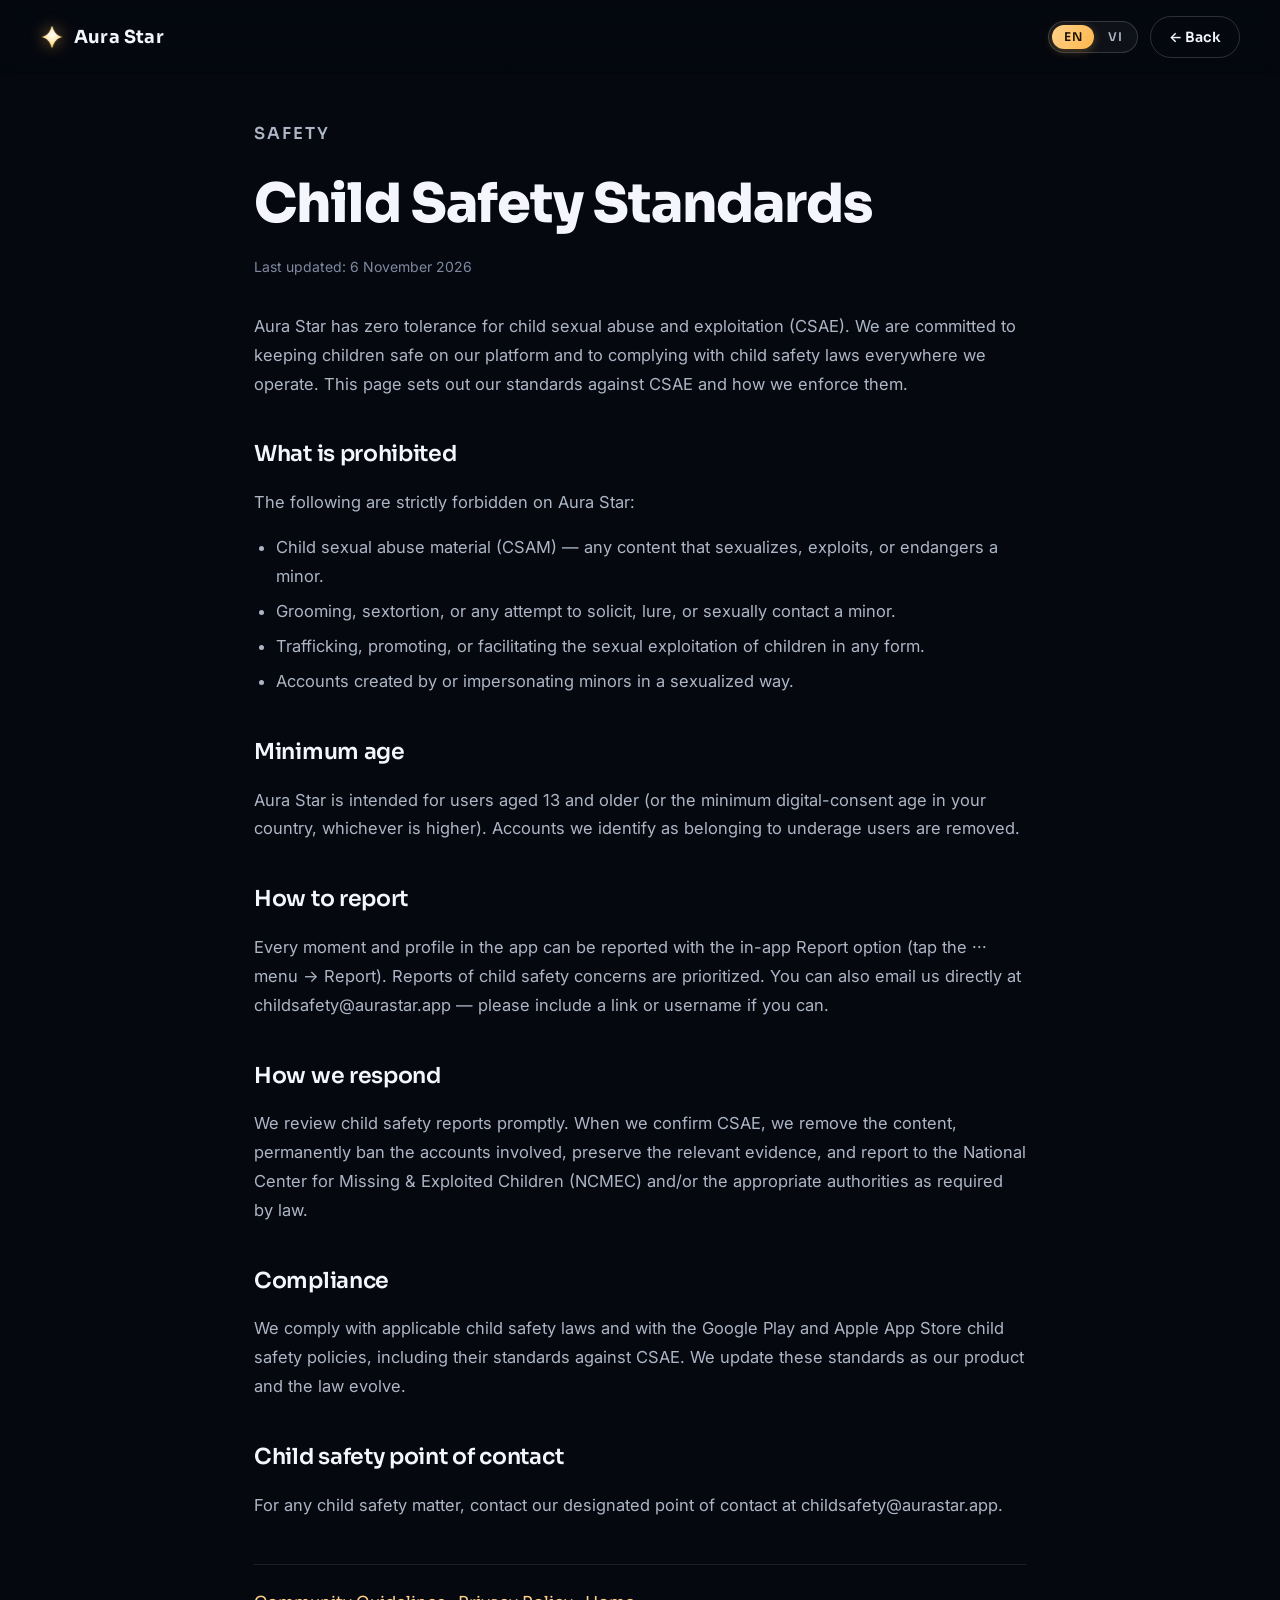
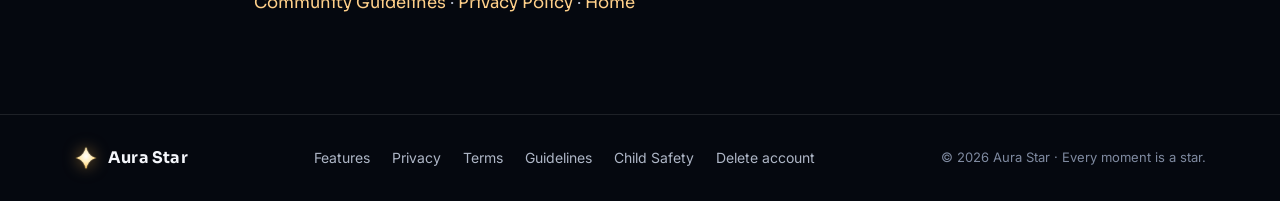
<file: child-safety.html>
<!doctype html>
<html lang="en">
<head>
  <meta charset="utf-8" />
  <meta name="viewport" content="width=device-width, initial-scale=1" />
  <title>Child Safety Standards — Aura Star</title>
  <meta name="description" content="Aura Star's standards against child sexual abuse and exploitation (CSAE)." />
  <meta name="theme-color" content="#05080f" />
  <meta name="color-scheme" content="dark" />
  <link rel="icon" type="image/png" href="assets/icon.png" />
  <link rel="preconnect" href="https://fonts.googleapis.com" />
  <link rel="preconnect" href="https://fonts.gstatic.com" crossorigin />
  <link href="https://fonts.googleapis.com/css2?family=Sora:wght@400;500;600;700;800&family=Inter:wght@400;500;600&family=Instrument+Serif:ital@0;1&display=swap" rel="stylesheet" />
  <link rel="stylesheet" href="css/styles.css?v=16" />
</head>
<body>
  <nav class="nav">
    <a class="brand" href="index.html" aria-label="Aura Star home">
      <img src="assets/star.png" alt="" /><span>Aura&nbsp;Star</span>
    </a>
    <div class="nav-actions">
      <div class="lang-switch">
        <button class="lang-btn" data-lang="en" type="button">EN</button>
        <button class="lang-btn" data-lang="vi" type="button">VI</button>
      </div>
      <a class="navcta" href="index.html" data-en="← Back" data-vi="← Quay lại">← Back</a>
    </div>
  </nav>

  <main class="legal wrap">
    <p class="eyebrow" data-en="Safety" data-vi="An toàn">Safety</p>
    <h1 data-en="Child Safety Standards" data-vi="Tiêu chuẩn an toàn cho trẻ em">Child Safety Standards</h1>
    <p class="updated" data-en="Last updated: 6 November 2026" data-vi="Cập nhật lần cuối: 6 tháng 11 năm 2026">Last updated: 6 November 2026</p>

    <p data-en="Aura Star has zero tolerance for child sexual abuse and exploitation (CSAE). We are committed to keeping children safe on our platform and to complying with child safety laws everywhere we operate. This page sets out our standards against CSAE and how we enforce them." data-vi="Aura Star tuyệt đối không khoan nhượng với hành vi bóc lột và xâm hại tình dục trẻ em (CSAE). Chúng tôi cam kết bảo vệ trẻ em trên nền tảng của mình và tuân thủ pháp luật về an toàn trẻ em ở mọi nơi chúng tôi hoạt động. Trang này nêu rõ các tiêu chuẩn chống CSAE và cách chúng tôi thực thi.">Aura Star has zero tolerance for child sexual abuse and exploitation (CSAE). We are committed to keeping children safe on our platform and to complying with child safety laws everywhere we operate. This page sets out our standards against CSAE and how we enforce them.</p>

    <h2 data-en="What is prohibited" data-vi="Những gì bị cấm">What is prohibited</h2>
    <p data-en="The following are strictly forbidden on Aura Star:" data-vi="Những hành vi sau đây bị nghiêm cấm trên Aura Star:">The following are strictly forbidden on Aura Star:</p>
    <ul>
      <li data-en="Child sexual abuse material (CSAM) — any content that sexualizes, exploits, or endangers a minor." data-vi="Nội dung xâm hại tình dục trẻ em (CSAM) — bất kỳ nội dung nào tình dục hóa, bóc lột hoặc gây nguy hại cho trẻ vị thành niên.">Child sexual abuse material (CSAM) — any content that sexualizes, exploits, or endangers a minor.</li>
      <li data-en="Grooming, sextortion, or any attempt to solicit, lure, or sexually contact a minor." data-vi="Dụ dỗ (grooming), tống tình, hoặc bất kỳ nỗ lực nào nhằm gạ gẫm, lôi kéo hoặc tiếp cận tình dục với trẻ vị thành niên.">Grooming, sextortion, or any attempt to solicit, lure, or sexually contact a minor.</li>
      <li data-en="Trafficking, promoting, or facilitating the sexual exploitation of children in any form." data-vi="Buôn bán, cổ súy hoặc tiếp tay cho việc bóc lột tình dục trẻ em dưới mọi hình thức.">Trafficking, promoting, or facilitating the sexual exploitation of children in any form.</li>
      <li data-en="Accounts created by or impersonating minors in a sexualized way." data-vi="Tài khoản do trẻ vị thành niên tạo hoặc mạo danh trẻ vị thành niên theo cách mang tính tình dục.">Accounts created by or impersonating minors in a sexualized way.</li>
    </ul>

    <h2 data-en="Minimum age" data-vi="Độ tuổi tối thiểu">Minimum age</h2>
    <p data-en="Aura Star is intended for users aged 13 and older (or the minimum digital-consent age in your country, whichever is higher). Accounts we identify as belonging to underage users are removed." data-vi="Aura Star dành cho người dùng từ 13 tuổi trở lên (hoặc độ tuổi đồng ý số tối thiểu tại quốc gia của bạn, tùy mức nào cao hơn). Những tài khoản chúng tôi xác định thuộc về người dùng chưa đủ tuổi sẽ bị xóa.">Aura Star is intended for users aged 13 and older (or the minimum digital-consent age in your country, whichever is higher). Accounts we identify as belonging to underage users are removed.</p>

    <h2 data-en="How to report" data-vi="Cách báo cáo">How to report</h2>
    <p data-en="Every moment and profile in the app can be reported with the in-app Report option (tap the ··· menu → Report). Reports of child safety concerns are prioritized. You can also email us directly at childsafety@aurastar.app — please include a link or username if you can." data-vi="Mọi khoảnh khắc và hồ sơ trong ứng dụng đều có thể báo cáo bằng tùy chọn Báo cáo (chạm vào menu ··· → Báo cáo). Báo cáo liên quan đến an toàn trẻ em được ưu tiên xử lý. Bạn cũng có thể gửi email trực tiếp cho chúng tôi tại childsafety@aurastar.app — vui lòng kèm đường liên kết hoặc tên người dùng nếu có thể.">Every moment and profile in the app can be reported with the in-app Report option (tap the ··· menu → Report). Reports of child safety concerns are prioritized. You can also email us directly at <a href="mailto:childsafety@aurastar.app?subject=Child%20safety%20report">childsafety@aurastar.app</a> — please include a link or username if you can.</p>

    <h2 data-en="How we respond" data-vi="Cách chúng tôi xử lý">How we respond</h2>
    <p data-en="We review child safety reports promptly. When we confirm CSAE, we remove the content, permanently ban the accounts involved, preserve the relevant evidence, and report to the National Center for Missing &amp; Exploited Children (NCMEC) and/or the appropriate authorities as required by law." data-vi="Chúng tôi xem xét các báo cáo an toàn trẻ em một cách nhanh chóng. Khi xác nhận có CSAE, chúng tôi gỡ nội dung, cấm vĩnh viễn các tài khoản liên quan, lưu giữ bằng chứng liên quan, và báo cáo cho Trung tâm Quốc gia về Trẻ em Mất tích & Bị bóc lột (NCMEC) và/hoặc cơ quan chức năng phù hợp theo yêu cầu của pháp luật.">We review child safety reports promptly. When we confirm CSAE, we remove the content, permanently ban the accounts involved, preserve the relevant evidence, and report to the National Center for Missing &amp; Exploited Children (NCMEC) and/or the appropriate authorities as required by law.</p>

    <h2 data-en="Compliance" data-vi="Tuân thủ">Compliance</h2>
    <p data-en="We comply with applicable child safety laws and with the Google Play and Apple App Store child safety policies, including their standards against CSAE. We update these standards as our product and the law evolve." data-vi="Chúng tôi tuân thủ pháp luật hiện hành về an toàn trẻ em cũng như các chính sách an toàn trẻ em của Google Play và Apple App Store, bao gồm các tiêu chuẩn chống CSAE. Chúng tôi cập nhật các tiêu chuẩn này khi sản phẩm và pháp luật thay đổi.">We comply with applicable child safety laws and with the Google Play and Apple App Store child safety policies, including their standards against CSAE. We update these standards as our product and the law evolve.</p>

    <h2 data-en="Child safety point of contact" data-vi="Đầu mối liên hệ về an toàn trẻ em">Child safety point of contact</h2>
    <p data-en="For any child safety matter, contact our designated point of contact at childsafety@aurastar.app." data-vi="Với bất kỳ vấn đề nào liên quan đến an toàn trẻ em, hãy liên hệ đầu mối được chỉ định của chúng tôi tại childsafety@aurastar.app.">For any child safety matter, contact our designated point of contact at <a href="mailto:childsafety@aurastar.app">childsafety@aurastar.app</a>.</p>

    <p class="legal-nav" data-en="<a href=&quot;guidelines.html&quot;>Community Guidelines</a> · <a href=&quot;privacy.html&quot;>Privacy Policy</a> · <a href=&quot;index.html&quot;>Home</a>" data-vi="<a href=&quot;guidelines.html&quot;>Nguyên tắc cộng đồng</a> · <a href=&quot;privacy.html&quot;>Chính sách quyền riêng tư</a> · <a href=&quot;index.html&quot;>Trang chủ</a>"><a href="guidelines.html">Community Guidelines</a> · <a href="privacy.html">Privacy Policy</a> · <a href="index.html">Home</a></p>
  </main>

  <footer>
    <div class="wrap foot">
      <a class="brand" href="index.html"><img src="assets/star.png" alt="" width="22" /><span>Aura Star</span></a>
      <div class="links">
        <a href="index.html#features" data-en="Features" data-vi="Tính năng">Features</a>
        <a href="privacy.html" data-en="Privacy" data-vi="Quyền riêng tư">Privacy</a>
        <a href="terms.html" data-en="Terms" data-vi="Điều khoản">Terms</a>
        <a href="guidelines.html" data-en="Guidelines" data-vi="Nguyên tắc">Guidelines</a>
        <a href="child-safety.html" data-en="Child Safety" data-vi="An toàn trẻ em">Child Safety</a>
        <a href="delete-account.html" data-en="Delete account" data-vi="Xóa tài khoản">Delete account</a>
      </div>
      <span class="copyright">© <span id="year">2026</span> <span data-en="Aura Star · Every moment is a star." data-vi="Aura Star · Mỗi khoảnh khắc là một vì sao.">Aura Star · Every moment is a star.</span></span>
    </div>
  </footer>
  <script src="js/i18n.js?v=16"></script>
  <script>document.getElementById("year").textContent = new Date().getFullYear();</script>
</body>
</html>
</file>
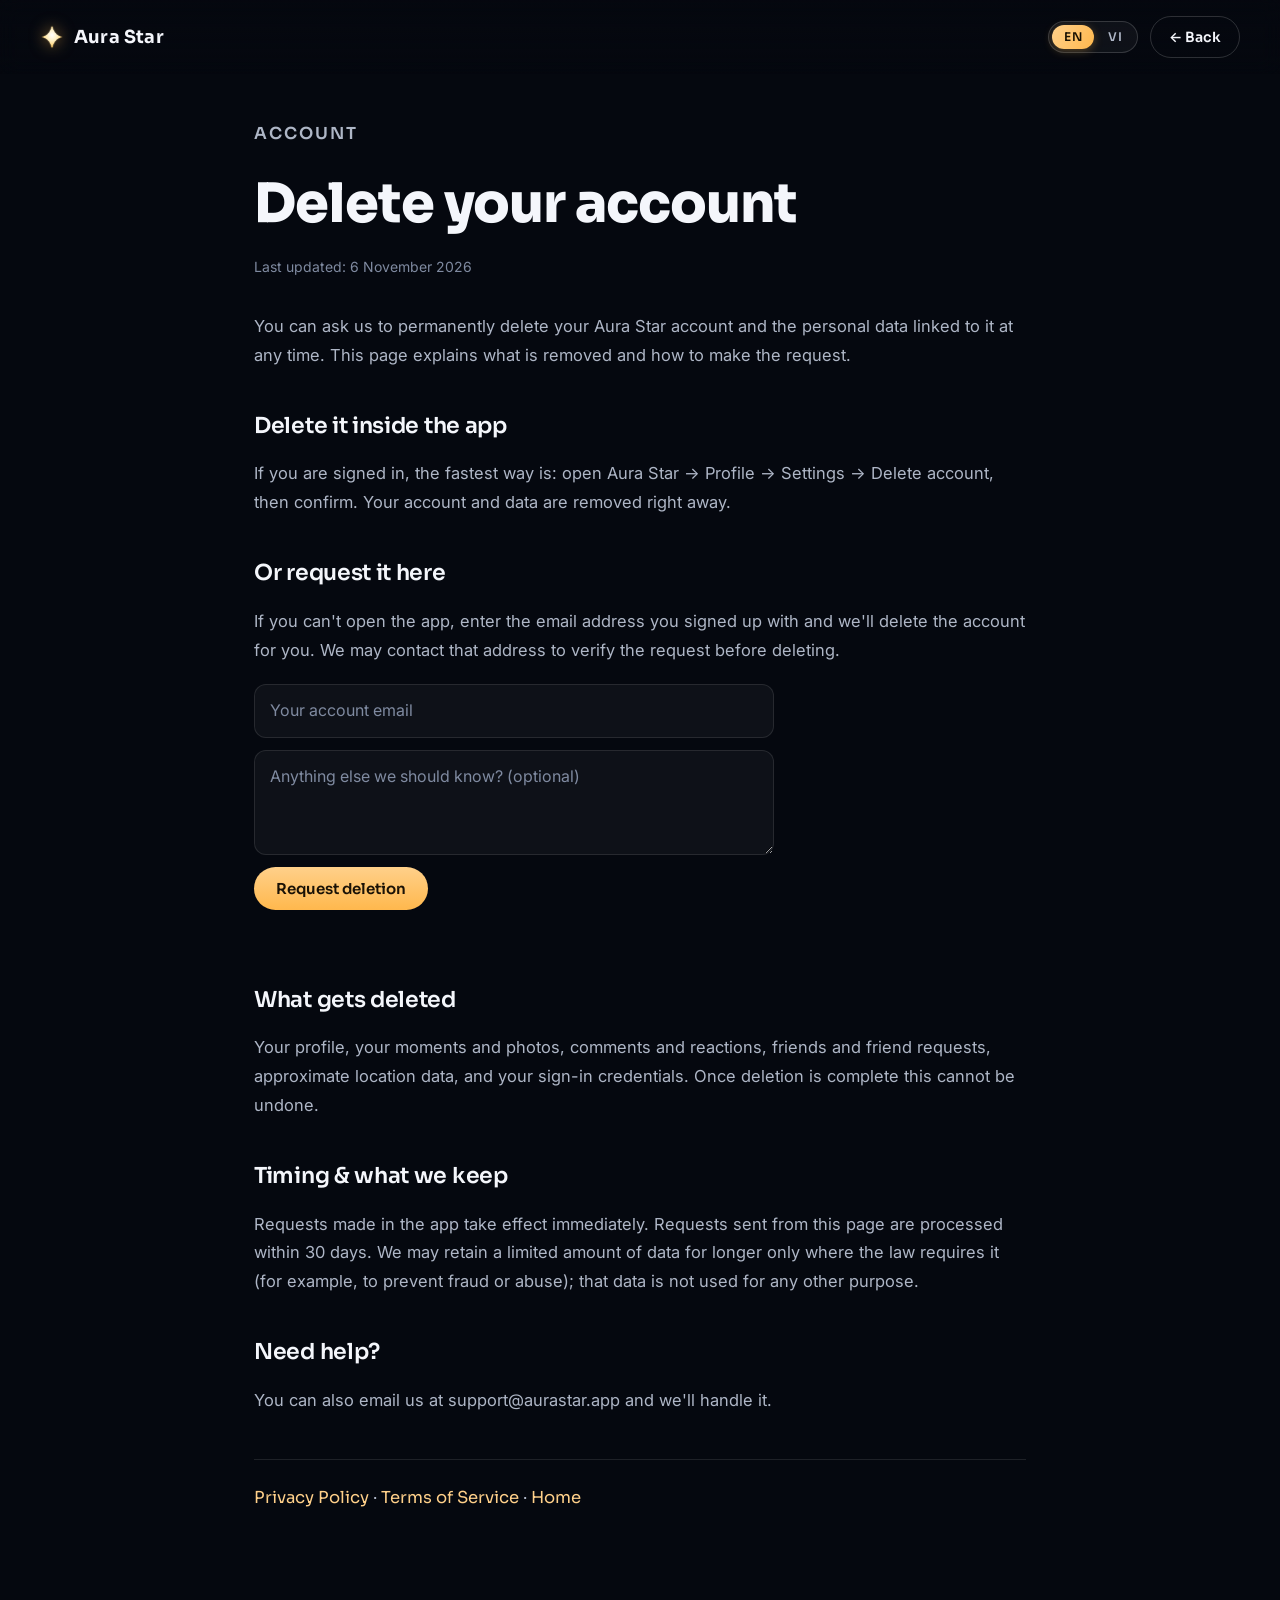
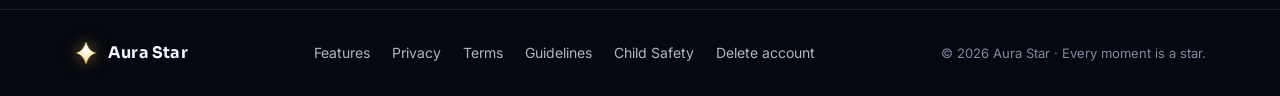
<file: delete-account.html>
<!doctype html>
<html lang="en">
<head>
  <meta charset="utf-8" />
  <meta name="viewport" content="width=device-width, initial-scale=1" />
  <title>Delete your account — Aura Star</title>
  <meta name="description" content="Request deletion of your Aura Star account and data." />
  <meta name="theme-color" content="#05080f" />
  <meta name="color-scheme" content="dark" />
  <link rel="icon" type="image/png" href="assets/icon.png" />
  <link rel="preconnect" href="https://fonts.googleapis.com" />
  <link rel="preconnect" href="https://fonts.gstatic.com" crossorigin />
  <link href="https://fonts.googleapis.com/css2?family=Sora:wght@400;500;600;700;800&family=Inter:wght@400;500;600&family=Instrument+Serif:ital@0;1&display=swap" rel="stylesheet" />
  <link rel="stylesheet" href="css/styles.css?v=16" />
</head>
<body>
  <nav class="nav">
    <a class="brand" href="index.html" aria-label="Aura Star home">
      <img src="assets/star.png" alt="" /><span>Aura&nbsp;Star</span>
    </a>
    <div class="nav-actions">
      <div class="lang-switch">
        <button class="lang-btn" data-lang="en" type="button">EN</button>
        <button class="lang-btn" data-lang="vi" type="button">VI</button>
      </div>
      <a class="navcta" href="index.html" data-en="← Back" data-vi="← Quay lại">← Back</a>
    </div>
  </nav>

  <main class="legal wrap">
    <p class="eyebrow" data-en="Account" data-vi="Tài khoản">Account</p>
    <h1 data-en="Delete your account" data-vi="Xóa tài khoản của bạn">Delete your account</h1>
    <p class="updated" data-en="Last updated: 6 November 2026" data-vi="Cập nhật lần cuối: 6 tháng 11 năm 2026">Last updated: 6 November 2026</p>

    <p data-en="You can ask us to permanently delete your Aura Star account and the personal data linked to it at any time. This page explains what is removed and how to make the request." data-vi="Bạn có thể yêu cầu chúng tôi xóa vĩnh viễn tài khoản Aura Star và dữ liệu cá nhân liên quan bất cứ lúc nào. Trang này giải thích những gì sẽ bị xóa và cách gửi yêu cầu.">You can ask us to permanently delete your Aura Star account and the personal data linked to it at any time. This page explains what is removed and how to make the request.</p>

    <h2 data-en="Delete it inside the app" data-vi="Xóa ngay trong ứng dụng">Delete it inside the app</h2>
    <p data-en="If you are signed in, the fastest way is: open Aura Star → Profile → Settings → Delete account, then confirm. Your account and data are removed right away." data-vi="Nếu bạn đã đăng nhập, cách nhanh nhất là: mở Aura Star → Hồ sơ → Cài đặt → Xóa tài khoản, rồi xác nhận. Tài khoản và dữ liệu của bạn sẽ được xóa ngay.">If you are signed in, the fastest way is: open Aura Star → Profile → Settings → Delete account, then confirm. Your account and data are removed right away.</p>

    <h2 data-en="Or request it here" data-vi="Hoặc gửi yêu cầu tại đây">Or request it here</h2>
    <p data-en="If you can't open the app, enter the email address you signed up with and we'll delete the account for you. We may contact that address to verify the request before deleting." data-vi="Nếu bạn không thể mở ứng dụng, hãy nhập địa chỉ email bạn đã đăng ký và chúng tôi sẽ xóa tài khoản giúp bạn. Chúng tôi có thể liên hệ qua email đó để xác minh yêu cầu trước khi xóa.">If you can't open the app, enter the email address you signed up with and we'll delete the account for you. We may contact that address to verify the request before deleting.</p>

    <form class="delreq" id="del-form" novalidate>
      <label class="sr-only" for="del-email" data-en="Your account email" data-vi="Email tài khoản của bạn">Your account email</label>
      <input id="del-email" type="email" required
             data-ph-en="Your account email" data-ph-vi="Email tài khoản của bạn"
             placeholder="Your account email" autocomplete="email" />
      <textarea id="del-note" rows="3"
             data-ph-en="Anything else we should know? (optional)" data-ph-vi="Bạn muốn nói thêm điều gì? (không bắt buộc)"
             placeholder="Anything else we should know? (optional)"></textarea>
      <button type="submit" id="del-btn" data-en="Request deletion" data-vi="Gửi yêu cầu xóa">Request deletion</button>
      <p class="delreq-msg" id="del-msg" aria-live="polite"></p>
    </form>

    <h2 data-en="What gets deleted" data-vi="Những gì sẽ bị xóa">What gets deleted</h2>
    <p data-en="Your profile, your moments and photos, comments and reactions, friends and friend requests, approximate location data, and your sign-in credentials. Once deletion is complete this cannot be undone." data-vi="Hồ sơ của bạn, các khoảnh khắc và ảnh, bình luận và cảm xúc, bạn bè và lời mời kết bạn, dữ liệu vị trí tương đối, và thông tin đăng nhập của bạn. Sau khi xóa xong, thao tác này không thể hoàn tác.">Your profile, your moments and photos, comments and reactions, friends and friend requests, approximate location data, and your sign-in credentials. Once deletion is complete this cannot be undone.</p>

    <h2 data-en="Timing &amp; what we keep" data-vi="Thời gian &amp; những gì chúng tôi giữ lại">Timing &amp; what we keep</h2>
    <p data-en="Requests made in the app take effect immediately. Requests sent from this page are processed within 30 days. We may retain a limited amount of data for longer only where the law requires it (for example, to prevent fraud or abuse); that data is not used for any other purpose." data-vi="Yêu cầu thực hiện trong ứng dụng có hiệu lực ngay lập tức. Yêu cầu gửi từ trang này được xử lý trong vòng 30 ngày. Chúng tôi có thể giữ lại một lượng dữ liệu hạn chế lâu hơn chỉ khi pháp luật yêu cầu (ví dụ để ngăn gian lận hoặc lạm dụng); dữ liệu đó không được dùng cho bất kỳ mục đích nào khác.">Requests made in the app take effect immediately. Requests sent from this page are processed within 30 days. We may retain a limited amount of data for longer only where the law requires it (for example, to prevent fraud or abuse); that data is not used for any other purpose.</p>

    <h2 data-en="Need help?" data-vi="Cần trợ giúp?">Need help?</h2>
    <p data-en="You can also email us at support@aurastar.app and we'll handle it." data-vi="Bạn cũng có thể gửi email tới support@aurastar.app và chúng tôi sẽ xử lý.">You can also email us at <a href="mailto:support@aurastar.app?subject=Delete%20my%20Aura%20Star%20account">support@aurastar.app</a> and we'll handle it.</p>

    <p class="legal-nav" data-en="<a href=&quot;privacy.html&quot;>Privacy Policy</a> · <a href=&quot;terms.html&quot;>Terms of Service</a> · <a href=&quot;index.html&quot;>Home</a>" data-vi="<a href=&quot;privacy.html&quot;>Chính sách quyền riêng tư</a> · <a href=&quot;terms.html&quot;>Điều khoản dịch vụ</a> · <a href=&quot;index.html&quot;>Trang chủ</a>"><a href="privacy.html">Privacy Policy</a> · <a href="terms.html">Terms of Service</a> · <a href="index.html">Home</a></p>
  </main>

  <footer>
    <div class="wrap foot">
      <a class="brand" href="index.html"><img src="assets/star.png" alt="" width="22" /><span>Aura Star</span></a>
      <div class="links">
        <a href="index.html#features" data-en="Features" data-vi="Tính năng">Features</a>
        <a href="privacy.html" data-en="Privacy" data-vi="Quyền riêng tư">Privacy</a>
        <a href="terms.html" data-en="Terms" data-vi="Điều khoản">Terms</a>
        <a href="guidelines.html" data-en="Guidelines" data-vi="Nguyên tắc">Guidelines</a>
        <a href="child-safety.html" data-en="Child Safety" data-vi="An toàn trẻ em">Child Safety</a>
        <a href="delete-account.html" data-en="Delete account" data-vi="Xóa tài khoản">Delete account</a>
      </div>
      <span class="copyright">© <span id="year">2026</span> <span data-en="Aura Star · Every moment is a star." data-vi="Aura Star · Mỗi khoảnh khắc là một vì sao.">Aura Star · Every moment is a star.</span></span>
    </div>
  </footer>
  <script src="js/i18n.js?v=16"></script>
  <script src="js/delete-request.js?v=16"></script>
  <script>document.getElementById("year").textContent = new Date().getFullYear();</script>
</body>
</html>
</file>
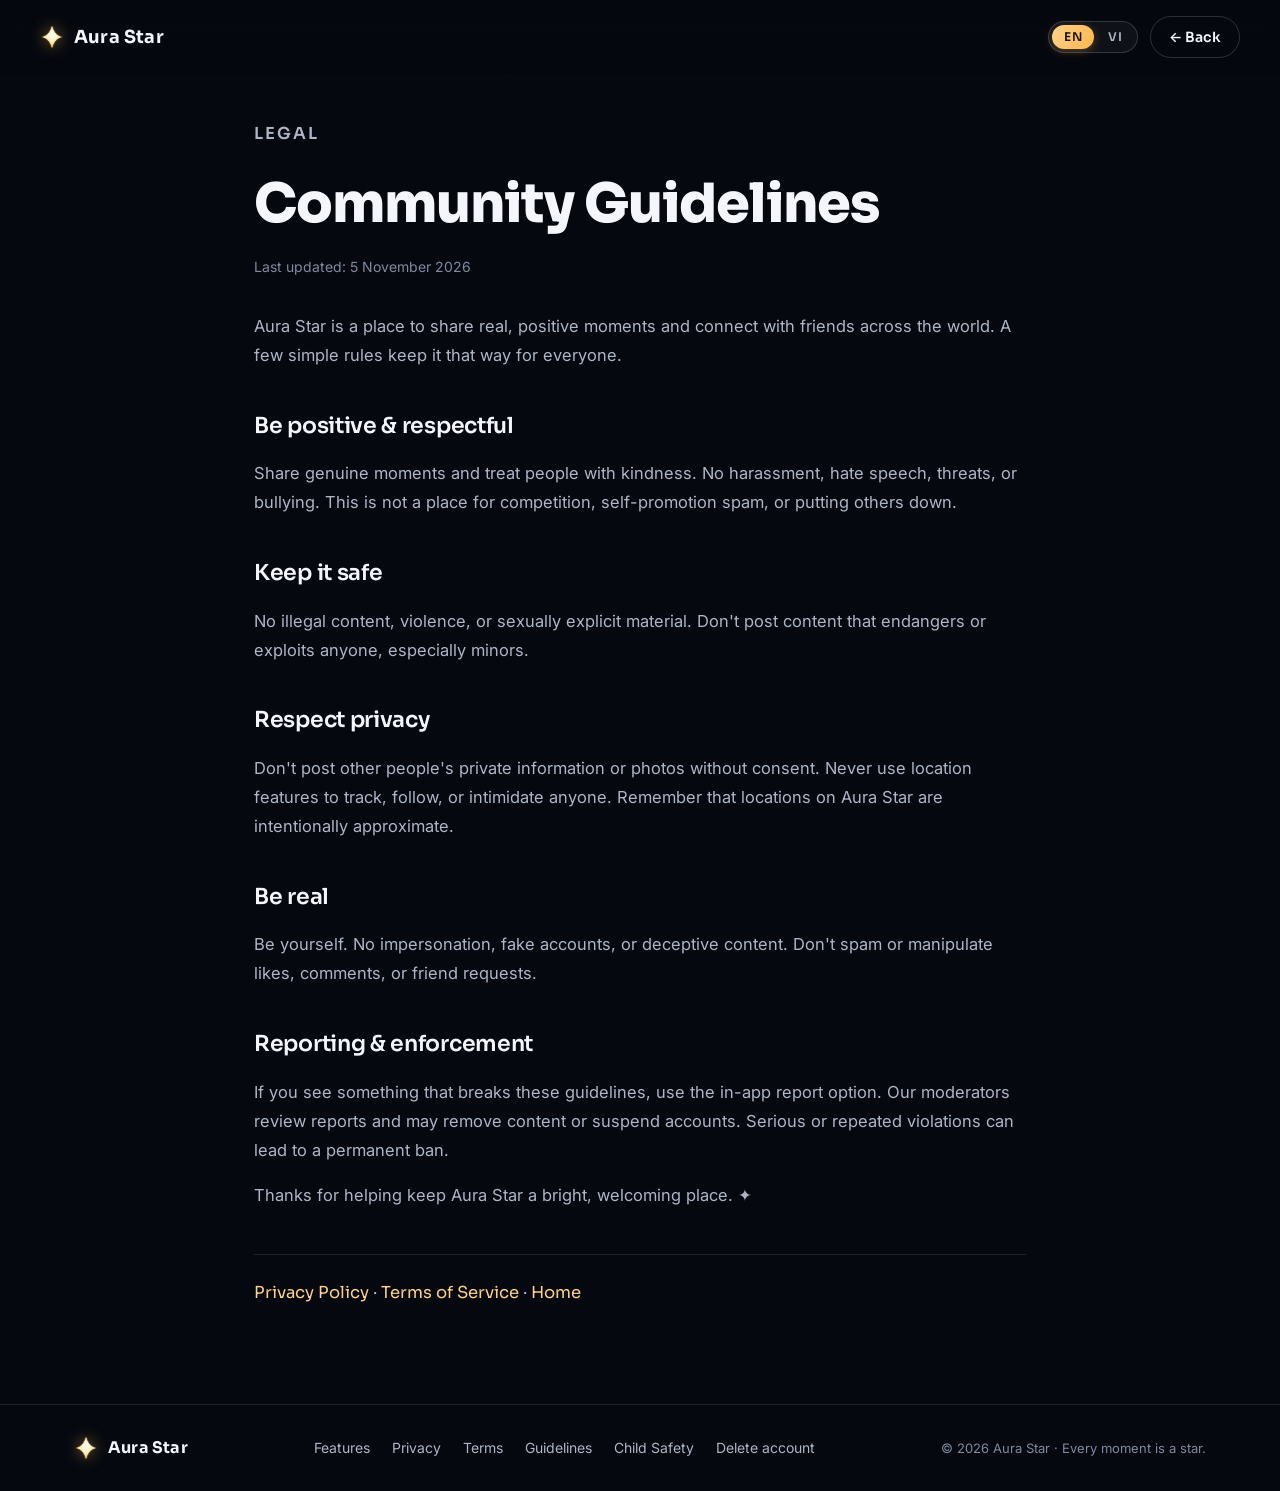
<file: guidelines.html>
<!doctype html>
<html lang="en">
<head>
  <meta charset="utf-8" />
  <meta name="viewport" content="width=device-width, initial-scale=1" />
  <title>Community Guidelines — Aura Star</title>
  <meta name="description" content="How to keep Aura Star kind, safe, and genuine." />
  <meta name="theme-color" content="#05080f" />
  <meta name="color-scheme" content="dark" />
  <link rel="icon" type="image/png" href="assets/icon.png" />
  <link rel="preconnect" href="https://fonts.googleapis.com" />
  <link rel="preconnect" href="https://fonts.gstatic.com" crossorigin />
  <link href="https://fonts.googleapis.com/css2?family=Sora:wght@400;500;600;700;800&family=Inter:wght@400;500;600&family=Instrument+Serif:ital@0;1&display=swap" rel="stylesheet" />
  <link rel="stylesheet" href="css/styles.css?v=16" />
</head>
<body>
  <nav class="nav">
    <a class="brand" href="index.html" aria-label="Aura Star home">
      <img src="assets/star.png" alt="" /><span>Aura&nbsp;Star</span>
    </a>
    <div class="nav-actions">
      <div class="lang-switch">
        <button class="lang-btn" data-lang="en" type="button">EN</button>
        <button class="lang-btn" data-lang="vi" type="button">VI</button>
      </div>
      <a class="navcta" href="index.html" data-en="← Back" data-vi="← Quay lại">← Back</a>
    </div>
  </nav>

  <main class="legal wrap">
    <p class="eyebrow" data-en="Legal" data-vi="Pháp lý">Legal</p>
    <h1 data-en="Community Guidelines" data-vi="Nguyên tắc cộng đồng">Community Guidelines</h1>
    <p class="updated" data-en="Last updated: 5 November 2026" data-vi="Cập nhật lần cuối: 5 tháng 11 năm 2026">Last updated: 5 November 2026</p>

    <p data-en="Aura Star is a place to share real, positive moments and connect with friends across the world. A few simple rules keep it that way for everyone." data-vi="Aura Star là nơi để chia sẻ những khoảnh khắc chân thật, tích cực và kết nối với bạn bè khắp thế giới. Một vài nguyên tắc đơn giản giúp giữ nó như vậy cho tất cả mọi người.">Aura Star is a place to share real, positive moments and connect with friends across the world. A few simple rules keep it that way for everyone.</p>

    <h2 data-en="Be positive &amp; respectful" data-vi="Hãy tích cực &amp; tôn trọng">Be positive &amp; respectful</h2>
    <p data-en="Share genuine moments and treat people with kindness. No harassment, hate speech, threats, or bullying. This is not a place for competition, self-promotion spam, or putting others down." data-vi="Chia sẻ những khoảnh khắc chân thật và đối xử với mọi người bằng sự tử tế. Không quấy rối, phát ngôn thù ghét, đe dọa hay bắt nạt. Đây không phải nơi để ganh đua, spam quảng bá bản thân, hay hạ thấp người khác.">Share genuine moments and treat people with kindness. No harassment, hate speech, threats, or bullying. This is not a place for competition, self-promotion spam, or putting others down.</p>

    <h2 data-en="Keep it safe" data-vi="Giữ an toàn">Keep it safe</h2>
    <p data-en="No illegal content, violence, or sexually explicit material. Don't post content that endangers or exploits anyone, especially minors." data-vi="Không nội dung bất hợp pháp, bạo lực hay khiêu dâm. Đừng đăng nội dung gây nguy hại hoặc bóc lột bất kỳ ai, đặc biệt là trẻ vị thành niên.">No illegal content, violence, or sexually explicit material. Don't post content that endangers or exploits anyone, especially minors.</p>

    <h2 data-en="Respect privacy" data-vi="Tôn trọng quyền riêng tư">Respect privacy</h2>
    <p data-en="Don't post other people's private information or photos without consent. Never use location features to track, follow, or intimidate anyone. Remember that locations on Aura Star are intentionally approximate." data-vi="Đừng đăng thông tin riêng tư hay ảnh của người khác khi chưa được đồng ý. Không bao giờ dùng tính năng vị trí để theo dõi, bám đuôi hay đe dọa bất kỳ ai. Hãy nhớ rằng vị trí trên Aura Star được cố ý để ở mức tương đối.">Don't post other people's private information or photos without consent. Never use location features to track, follow, or intimidate anyone. Remember that locations on Aura Star are intentionally approximate.</p>

    <h2 data-en="Be real" data-vi="Hãy là chính mình">Be real</h2>
    <p data-en="Be yourself. No impersonation, fake accounts, or deceptive content. Don't spam or manipulate likes, comments, or friend requests." data-vi="Hãy là chính bạn. Không mạo danh, tài khoản giả, hay nội dung lừa dối. Đừng spam hoặc thao túng lượt thích, bình luận, hay lời mời kết bạn.">Be yourself. No impersonation, fake accounts, or deceptive content. Don't spam or manipulate likes, comments, or friend requests.</p>

    <h2 data-en="Reporting &amp; enforcement" data-vi="Báo cáo &amp; xử lý">Reporting &amp; enforcement</h2>
    <p data-en="If you see something that breaks these guidelines, use the in-app report option. Our moderators review reports and may remove content or suspend accounts. Serious or repeated violations can lead to a permanent ban." data-vi="Nếu bạn thấy điều gì đó vi phạm các nguyên tắc này, hãy dùng tùy chọn báo cáo trong ứng dụng. Đội ngũ kiểm duyệt của chúng tôi xem xét các báo cáo và có thể gỡ nội dung hoặc đình chỉ tài khoản. Vi phạm nghiêm trọng hoặc lặp lại có thể dẫn đến cấm vĩnh viễn.">If you see something that breaks these guidelines, use the in-app report option. Our moderators review reports and may remove content or suspend accounts. Serious or repeated violations can lead to a permanent ban.</p>

    <p data-en="Thanks for helping keep Aura Star a bright, welcoming place. ✦" data-vi="Cảm ơn bạn đã góp phần giữ Aura Star là một nơi tươi sáng và thân thiện. ✦">Thanks for helping keep Aura Star a bright, welcoming place. ✦</p>

    <p class="legal-nav" data-en="<a href=&quot;privacy.html&quot;>Privacy Policy</a> · <a href=&quot;terms.html&quot;>Terms of Service</a> · <a href=&quot;index.html&quot;>Home</a>" data-vi="<a href=&quot;privacy.html&quot;>Chính sách quyền riêng tư</a> · <a href=&quot;terms.html&quot;>Điều khoản dịch vụ</a> · <a href=&quot;index.html&quot;>Trang chủ</a>"><a href="privacy.html">Privacy Policy</a> · <a href="terms.html">Terms of Service</a> · <a href="index.html">Home</a></p>
  </main>

  <footer>
    <div class="wrap foot">
      <a class="brand" href="index.html"><img src="assets/star.png" alt="" width="22" /><span>Aura Star</span></a>
      <div class="links">
        <a href="index.html#features" data-en="Features" data-vi="Tính năng">Features</a>
        <a href="privacy.html" data-en="Privacy" data-vi="Quyền riêng tư">Privacy</a>
        <a href="terms.html" data-en="Terms" data-vi="Điều khoản">Terms</a>
        <a href="guidelines.html" data-en="Guidelines" data-vi="Nguyên tắc">Guidelines</a>
        <a href="child-safety.html" data-en="Child Safety" data-vi="An toàn trẻ em">Child Safety</a>
        <a href="delete-account.html" data-en="Delete account" data-vi="Xóa tài khoản">Delete account</a>
      </div>
      <span class="copyright">© <span id="year">2026</span> <span data-en="Aura Star · Every moment is a star." data-vi="Aura Star · Mỗi khoảnh khắc là một vì sao.">Aura Star · Every moment is a star.</span></span>
    </div>
  </footer>
  <script src="js/i18n.js?v=16"></script>
  <script>document.getElementById("year").textContent = new Date().getFullYear();</script>
</body>
</html>
</file>
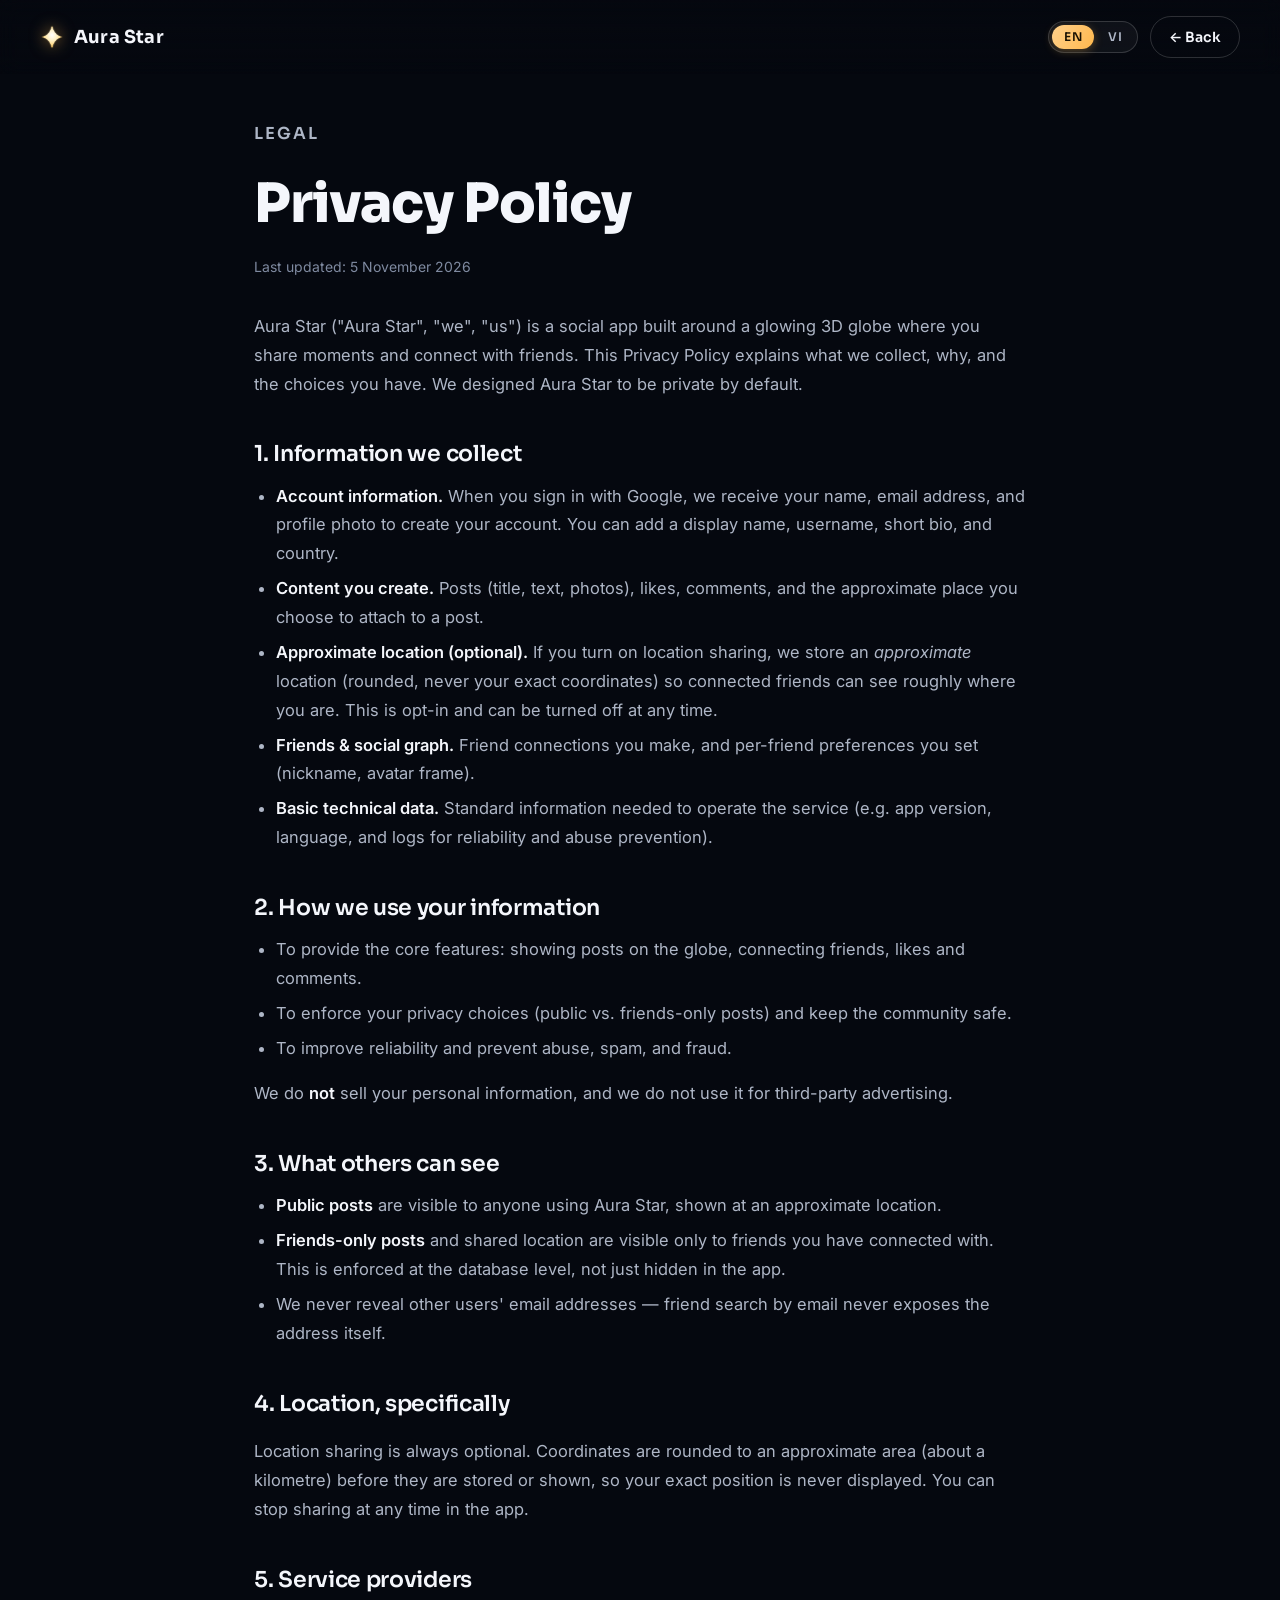
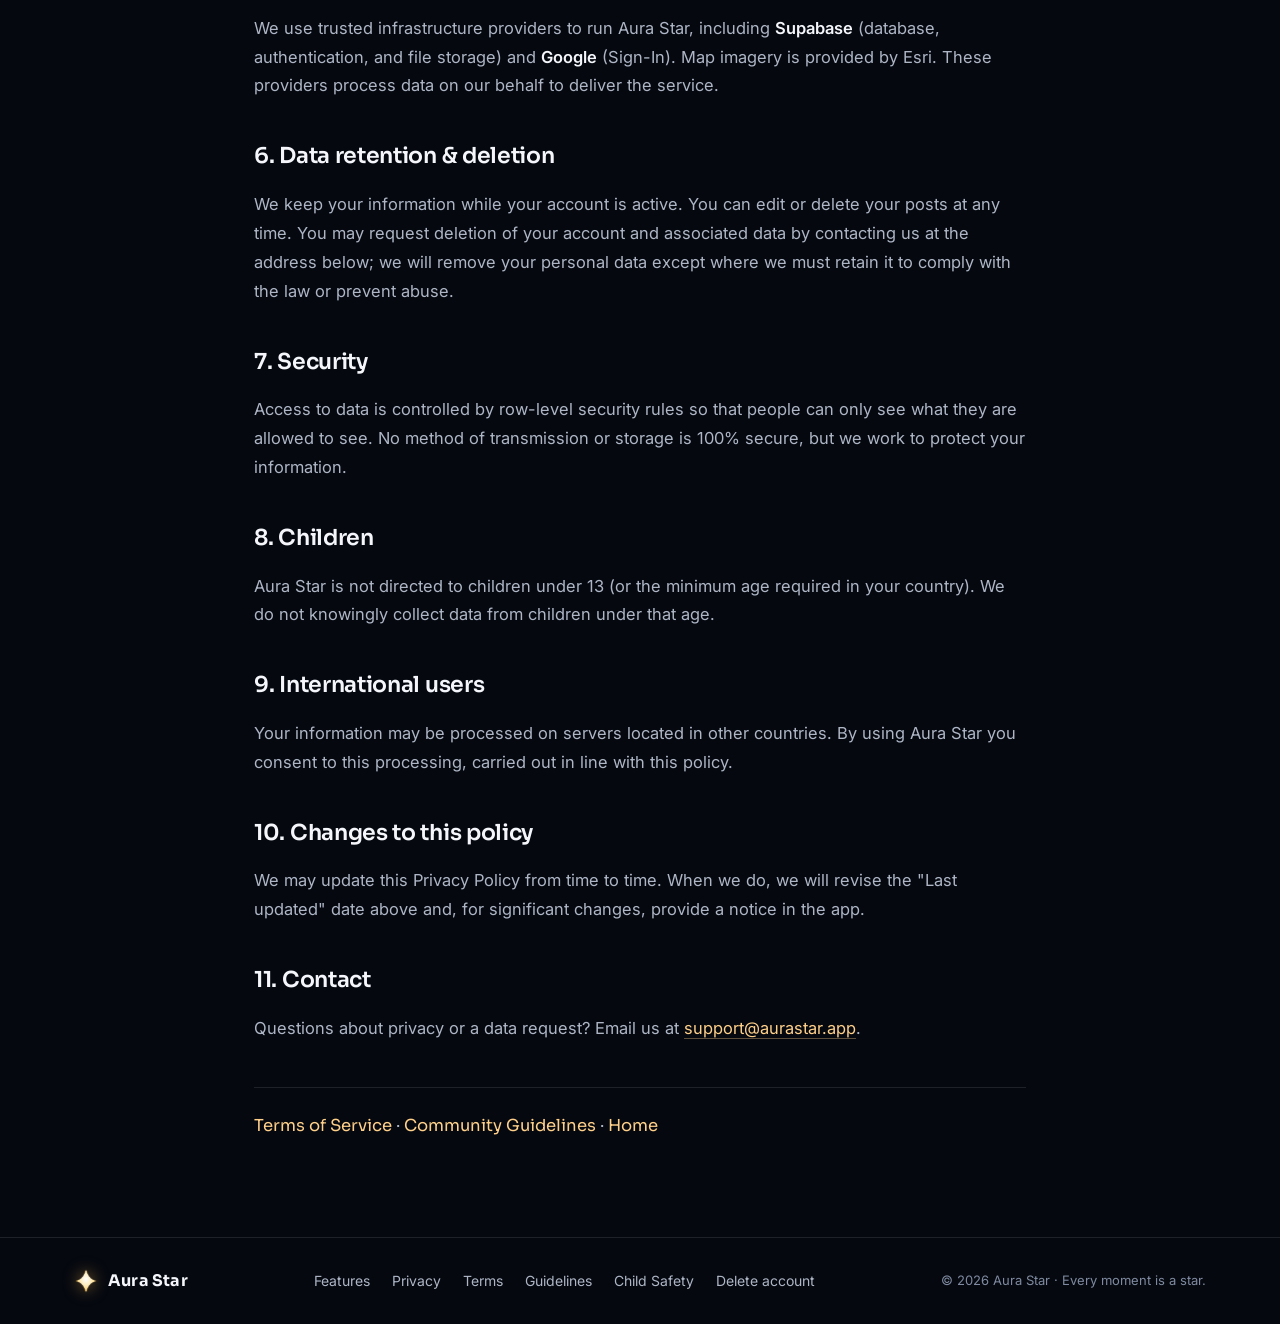
<file: privacy.html>
<!doctype html>
<html lang="en">
<head>
  <meta charset="utf-8" />
  <meta name="viewport" content="width=device-width, initial-scale=1" />
  <title>Privacy Policy — Aura Star</title>
  <meta name="description" content="How Aura Star collects, uses, and protects your data." />
  <meta name="theme-color" content="#05080f" />
  <meta name="color-scheme" content="dark" />
  <link rel="icon" type="image/png" href="assets/icon.png" />
  <link rel="preconnect" href="https://fonts.googleapis.com" />
  <link rel="preconnect" href="https://fonts.gstatic.com" crossorigin />
  <link href="https://fonts.googleapis.com/css2?family=Sora:wght@400;500;600;700;800&family=Inter:wght@400;500;600&family=Instrument+Serif:ital@0;1&display=swap" rel="stylesheet" />
  <link rel="stylesheet" href="css/styles.css?v=16" />
</head>
<body>
  <nav class="nav">
    <a class="brand" href="index.html" aria-label="Aura Star home">
      <img src="assets/star.png" alt="" /><span>Aura&nbsp;Star</span>
    </a>
    <div class="nav-actions">
      <div class="lang-switch">
        <button class="lang-btn" data-lang="en" type="button">EN</button>
        <button class="lang-btn" data-lang="vi" type="button">VI</button>
      </div>
      <a class="navcta" href="index.html" data-en="← Back" data-vi="← Quay lại">← Back</a>
    </div>
  </nav>

  <main class="legal wrap">
    <p class="eyebrow" data-en="Legal" data-vi="Pháp lý">Legal</p>
    <h1 data-en="Privacy Policy" data-vi="Chính sách quyền riêng tư">Privacy Policy</h1>
    <p class="updated" data-en="Last updated: 5 November 2026" data-vi="Cập nhật lần cuối: 5 tháng 11 năm 2026">Last updated: 5 November 2026</p>

    <p data-en="Aura Star (&quot;Aura Star&quot;, &quot;we&quot;, &quot;us&quot;) is a social app built around a glowing 3D globe where you share moments and connect with friends. This Privacy Policy explains what we collect, why, and the choices you have. We designed Aura Star to be private by default." data-vi="Aura Star (&quot;Aura Star&quot;, &quot;chúng tôi&quot;) là một ứng dụng mạng xã hội xoay quanh một quả địa cầu 3D rực sáng, nơi bạn chia sẻ khoảnh khắc và kết nối với bạn bè. Chính sách quyền riêng tư này giải thích chúng tôi thu thập những gì, vì sao, và bạn có những lựa chọn nào. Chúng tôi thiết kế Aura Star riêng tư theo mặc định.">Aura Star ("Aura Star", "we", "us") is a social app built around a glowing 3D globe where you share moments and connect with friends. This Privacy Policy explains what we collect, why, and the choices you have. We designed Aura Star to be private by default.</p>

    <h2 data-en="1. Information we collect" data-vi="1. Thông tin chúng tôi thu thập">1. Information we collect</h2>
    <ul>
      <li data-en="<strong>Account information.</strong> When you sign in with Google, we receive your name, email address, and profile photo to create your account. You can add a display name, username, short bio, and country." data-vi="<strong>Thông tin tài khoản.</strong> Khi bạn đăng nhập bằng Google, chúng tôi nhận tên, địa chỉ email và ảnh đại diện của bạn để tạo tài khoản. Bạn có thể thêm tên hiển thị, tên người dùng, tiểu sử ngắn và quốc gia."><strong>Account information.</strong> When you sign in with Google, we receive your name, email address, and profile photo to create your account. You can add a display name, username, short bio, and country.</li>
      <li data-en="<strong>Content you create.</strong> Posts (title, text, photos), likes, comments, and the approximate place you choose to attach to a post." data-vi="<strong>Nội dung bạn tạo ra.</strong> Bài đăng (tiêu đề, văn bản, ảnh), lượt thích, bình luận, và địa điểm tương đối mà bạn chọn gắn vào một bài đăng."><strong>Content you create.</strong> Posts (title, text, photos), likes, comments, and the approximate place you choose to attach to a post.</li>
      <li data-en="<strong>Approximate location (optional).</strong> If you turn on location sharing, we store an <em>approximate</em> location (rounded, never your exact coordinates) so connected friends can see roughly where you are. This is opt-in and can be turned off at any time." data-vi="<strong>Vị trí tương đối (tùy chọn).</strong> Nếu bạn bật chia sẻ vị trí, chúng tôi lưu một vị trí <em>tương đối</em> (đã làm tròn, không bao giờ là tọa độ chính xác của bạn) để bạn bè đã kết nối có thể thấy bạn đang ở đâu một cách đại khái. Đây là tùy chọn tự nguyện và có thể tắt bất cứ lúc nào."><strong>Approximate location (optional).</strong> If you turn on location sharing, we store an <em>approximate</em> location (rounded, never your exact coordinates) so connected friends can see roughly where you are. This is opt-in and can be turned off at any time.</li>
      <li data-en="<strong>Friends &amp; social graph.</strong> Friend connections you make, and per-friend preferences you set (nickname, avatar frame)." data-vi="<strong>Bạn bè &amp; mạng lưới xã hội.</strong> Các kết nối bạn bè bạn tạo ra, và những tùy chỉnh riêng cho từng người bạn (biệt danh, khung ảnh đại diện)."><strong>Friends &amp; social graph.</strong> Friend connections you make, and per-friend preferences you set (nickname, avatar frame).</li>
      <li data-en="<strong>Basic technical data.</strong> Standard information needed to operate the service (e.g. app version, language, and logs for reliability and abuse prevention)." data-vi="<strong>Dữ liệu kỹ thuật cơ bản.</strong> Thông tin tiêu chuẩn cần thiết để vận hành dịch vụ (ví dụ: phiên bản ứng dụng, ngôn ngữ, và nhật ký phục vụ độ ổn định và ngăn chặn lạm dụng)."><strong>Basic technical data.</strong> Standard information needed to operate the service (e.g. app version, language, and logs for reliability and abuse prevention).</li>
    </ul>

    <h2 data-en="2. How we use your information" data-vi="2. Cách chúng tôi sử dụng thông tin của bạn">2. How we use your information</h2>
    <ul>
      <li data-en="To provide the core features: showing posts on the globe, connecting friends, likes and comments." data-vi="Để cung cấp các tính năng cốt lõi: hiển thị bài đăng trên quả địa cầu, kết nối bạn bè, lượt thích và bình luận.">To provide the core features: showing posts on the globe, connecting friends, likes and comments.</li>
      <li data-en="To enforce your privacy choices (public vs. friends-only posts) and keep the community safe." data-vi="Để thực thi các lựa chọn quyền riêng tư của bạn (bài đăng công khai hay chỉ bạn bè) và giữ cho cộng đồng an toàn.">To enforce your privacy choices (public vs. friends-only posts) and keep the community safe.</li>
      <li data-en="To improve reliability and prevent abuse, spam, and fraud." data-vi="Để cải thiện độ ổn định và ngăn chặn lạm dụng, spam và gian lận.">To improve reliability and prevent abuse, spam, and fraud.</li>
    </ul>
    <p data-en="We do <strong>not</strong> sell your personal information, and we do not use it for third-party advertising." data-vi="Chúng tôi <strong>không</strong> bán thông tin cá nhân của bạn, và không dùng nó cho quảng cáo của bên thứ ba.">We do <strong>not</strong> sell your personal information, and we do not use it for third-party advertising.</p>

    <h2 data-en="3. What others can see" data-vi="3. Những gì người khác có thể thấy">3. What others can see</h2>
    <ul>
      <li data-en="<strong>Public posts</strong> are visible to anyone using Aura Star, shown at an approximate location." data-vi="<strong>Bài đăng công khai</strong> hiển thị cho bất kỳ ai dùng Aura Star, được hiển thị tại một vị trí tương đối."><strong>Public posts</strong> are visible to anyone using Aura Star, shown at an approximate location.</li>
      <li data-en="<strong>Friends-only posts</strong> and shared location are visible only to friends you have connected with. This is enforced at the database level, not just hidden in the app." data-vi="<strong>Bài đăng chỉ bạn bè</strong> và vị trí được chia sẻ chỉ hiển thị cho những người bạn mà bạn đã kết nối. Điều này được thực thi ở cấp cơ sở dữ liệu, chứ không chỉ ẩn đi trong ứng dụng."><strong>Friends-only posts</strong> and shared location are visible only to friends you have connected with. This is enforced at the database level, not just hidden in the app.</li>
      <li data-en="We never reveal other users' email addresses — friend search by email never exposes the address itself." data-vi="Chúng tôi không bao giờ tiết lộ địa chỉ email của người dùng khác — việc tìm bạn bằng email không bao giờ để lộ chính địa chỉ đó.">We never reveal other users' email addresses — friend search by email never exposes the address itself.</li>
    </ul>

    <h2 data-en="4. Location, specifically" data-vi="4. Cụ thể về vị trí">4. Location, specifically</h2>
    <p data-en="Location sharing is always optional. Coordinates are rounded to an approximate area (about a kilometre) before they are stored or shown, so your exact position is never displayed. You can stop sharing at any time in the app." data-vi="Chia sẻ vị trí luôn là tùy chọn. Tọa độ được làm tròn về một khu vực tương đối (khoảng một ki-lô-mét) trước khi được lưu hoặc hiển thị, nên vị trí chính xác của bạn không bao giờ bị hiển thị. Bạn có thể ngừng chia sẻ bất cứ lúc nào trong ứng dụng.">Location sharing is always optional. Coordinates are rounded to an approximate area (about a kilometre) before they are stored or shown, so your exact position is never displayed. You can stop sharing at any time in the app.</p>

    <h2 data-en="5. Service providers" data-vi="5. Nhà cung cấp dịch vụ">5. Service providers</h2>
    <p data-en="We use trusted infrastructure providers to run Aura Star, including <strong>Supabase</strong> (database, authentication, and file storage) and <strong>Google</strong> (Sign-In). Map imagery is provided by Esri. These providers process data on our behalf to deliver the service." data-vi="Chúng tôi sử dụng các nhà cung cấp hạ tầng đáng tin cậy để vận hành Aura Star, bao gồm <strong>Supabase</strong> (cơ sở dữ liệu, xác thực và lưu trữ tệp) và <strong>Google</strong> (Đăng nhập). Hình ảnh bản đồ do Esri cung cấp. Các nhà cung cấp này xử lý dữ liệu thay mặt chúng tôi để cung cấp dịch vụ.">We use trusted infrastructure providers to run Aura Star, including <strong>Supabase</strong> (database, authentication, and file storage) and <strong>Google</strong> (Sign-In). Map imagery is provided by Esri. These providers process data on our behalf to deliver the service.</p>

    <h2 data-en="6. Data retention &amp; deletion" data-vi="6. Lưu giữ &amp; xóa dữ liệu">6. Data retention &amp; deletion</h2>
    <p data-en="We keep your information while your account is active. You can edit or delete your posts at any time. You may request deletion of your account and associated data by contacting us at the address below; we will remove your personal data except where we must retain it to comply with the law or prevent abuse." data-vi="Chúng tôi giữ thông tin của bạn khi tài khoản còn hoạt động. Bạn có thể chỉnh sửa hoặc xóa bài đăng bất cứ lúc nào. Bạn có thể yêu cầu xóa tài khoản và dữ liệu liên quan bằng cách liên hệ với chúng tôi theo địa chỉ bên dưới; chúng tôi sẽ xóa dữ liệu cá nhân của bạn, trừ khi phải giữ lại để tuân thủ pháp luật hoặc ngăn chặn lạm dụng.">We keep your information while your account is active. You can edit or delete your posts at any time. You may request deletion of your account and associated data by contacting us at the address below; we will remove your personal data except where we must retain it to comply with the law or prevent abuse.</p>

    <h2 data-en="7. Security" data-vi="7. Bảo mật">7. Security</h2>
    <p data-en="Access to data is controlled by row-level security rules so that people can only see what they are allowed to see. No method of transmission or storage is 100% secure, but we work to protect your information." data-vi="Quyền truy cập dữ liệu được kiểm soát bằng các quy tắc bảo mật ở cấp hàng (row-level security) để mọi người chỉ thấy được những gì họ được phép thấy. Không có phương thức truyền tải hay lưu trữ nào an toàn 100%, nhưng chúng tôi luôn nỗ lực bảo vệ thông tin của bạn.">Access to data is controlled by row-level security rules so that people can only see what they are allowed to see. No method of transmission or storage is 100% secure, but we work to protect your information.</p>

    <h2 data-en="8. Children" data-vi="8. Trẻ em">8. Children</h2>
    <p data-en="Aura Star is not directed to children under 13 (or the minimum age required in your country). We do not knowingly collect data from children under that age." data-vi="Aura Star không hướng đến trẻ em dưới 13 tuổi (hoặc độ tuổi tối thiểu được yêu cầu tại quốc gia của bạn). Chúng tôi không cố ý thu thập dữ liệu từ trẻ em dưới độ tuổi đó.">Aura Star is not directed to children under 13 (or the minimum age required in your country). We do not knowingly collect data from children under that age.</p>

    <h2 data-en="9. International users" data-vi="9. Người dùng quốc tế">9. International users</h2>
    <p data-en="Your information may be processed on servers located in other countries. By using Aura Star you consent to this processing, carried out in line with this policy." data-vi="Thông tin của bạn có thể được xử lý trên các máy chủ đặt tại những quốc gia khác. Bằng việc sử dụng Aura Star, bạn đồng ý với việc xử lý này, được thực hiện theo đúng chính sách này.">Your information may be processed on servers located in other countries. By using Aura Star you consent to this processing, carried out in line with this policy.</p>

    <h2 data-en="10. Changes to this policy" data-vi="10. Thay đổi chính sách này">10. Changes to this policy</h2>
    <p data-en="We may update this Privacy Policy from time to time. When we do, we will revise the &quot;Last updated&quot; date above and, for significant changes, provide a notice in the app." data-vi="Chúng tôi có thể cập nhật Chính sách quyền riêng tư này theo thời gian. Khi làm vậy, chúng tôi sẽ cập nhật ngày &quot;Cập nhật lần cuối&quot; ở trên, và với những thay đổi quan trọng, sẽ thông báo trong ứng dụng.">We may update this Privacy Policy from time to time. When we do, we will revise the "Last updated" date above and, for significant changes, provide a notice in the app.</p>

    <h2 data-en="11. Contact" data-vi="11. Liên hệ">11. Contact</h2>
    <p data-en="Questions about privacy or a data request? Email us at <a href=&quot;mailto:support@aurastar.app&quot;>support@aurastar.app</a>." data-vi="Có câu hỏi về quyền riêng tư hoặc yêu cầu về dữ liệu? Gửi email cho chúng tôi tại <a href=&quot;mailto:support@aurastar.app&quot;>support@aurastar.app</a>.">Questions about privacy or a data request? Email us at <a href="mailto:support@aurastar.app">support@aurastar.app</a>.</p>

    <p class="legal-nav" data-en="<a href=&quot;terms.html&quot;>Terms of Service</a> · <a href=&quot;guidelines.html&quot;>Community Guidelines</a> · <a href=&quot;index.html&quot;>Home</a>" data-vi="<a href=&quot;terms.html&quot;>Điều khoản dịch vụ</a> · <a href=&quot;guidelines.html&quot;>Nguyên tắc cộng đồng</a> · <a href=&quot;index.html&quot;>Trang chủ</a>"><a href="terms.html">Terms of Service</a> · <a href="guidelines.html">Community Guidelines</a> · <a href="index.html">Home</a></p>
  </main>

  <footer>
    <div class="wrap foot">
      <a class="brand" href="index.html"><img src="assets/star.png" alt="" width="22" /><span>Aura Star</span></a>
      <div class="links">
        <a href="index.html#features" data-en="Features" data-vi="Tính năng">Features</a>
        <a href="privacy.html" data-en="Privacy" data-vi="Quyền riêng tư">Privacy</a>
        <a href="terms.html" data-en="Terms" data-vi="Điều khoản">Terms</a>
        <a href="guidelines.html" data-en="Guidelines" data-vi="Nguyên tắc">Guidelines</a>
        <a href="child-safety.html" data-en="Child Safety" data-vi="An toàn trẻ em">Child Safety</a>
        <a href="delete-account.html" data-en="Delete account" data-vi="Xóa tài khoản">Delete account</a>
      </div>
      <span class="copyright">© <span id="year">2026</span> <span data-en="Aura Star · Every moment is a star." data-vi="Aura Star · Mỗi khoảnh khắc là một vì sao.">Aura Star · Every moment is a star.</span></span>
    </div>
  </footer>
  <script src="js/i18n.js?v=16"></script>
  <script>document.getElementById("year").textContent = new Date().getFullYear();</script>
</body>
</html>
</file>
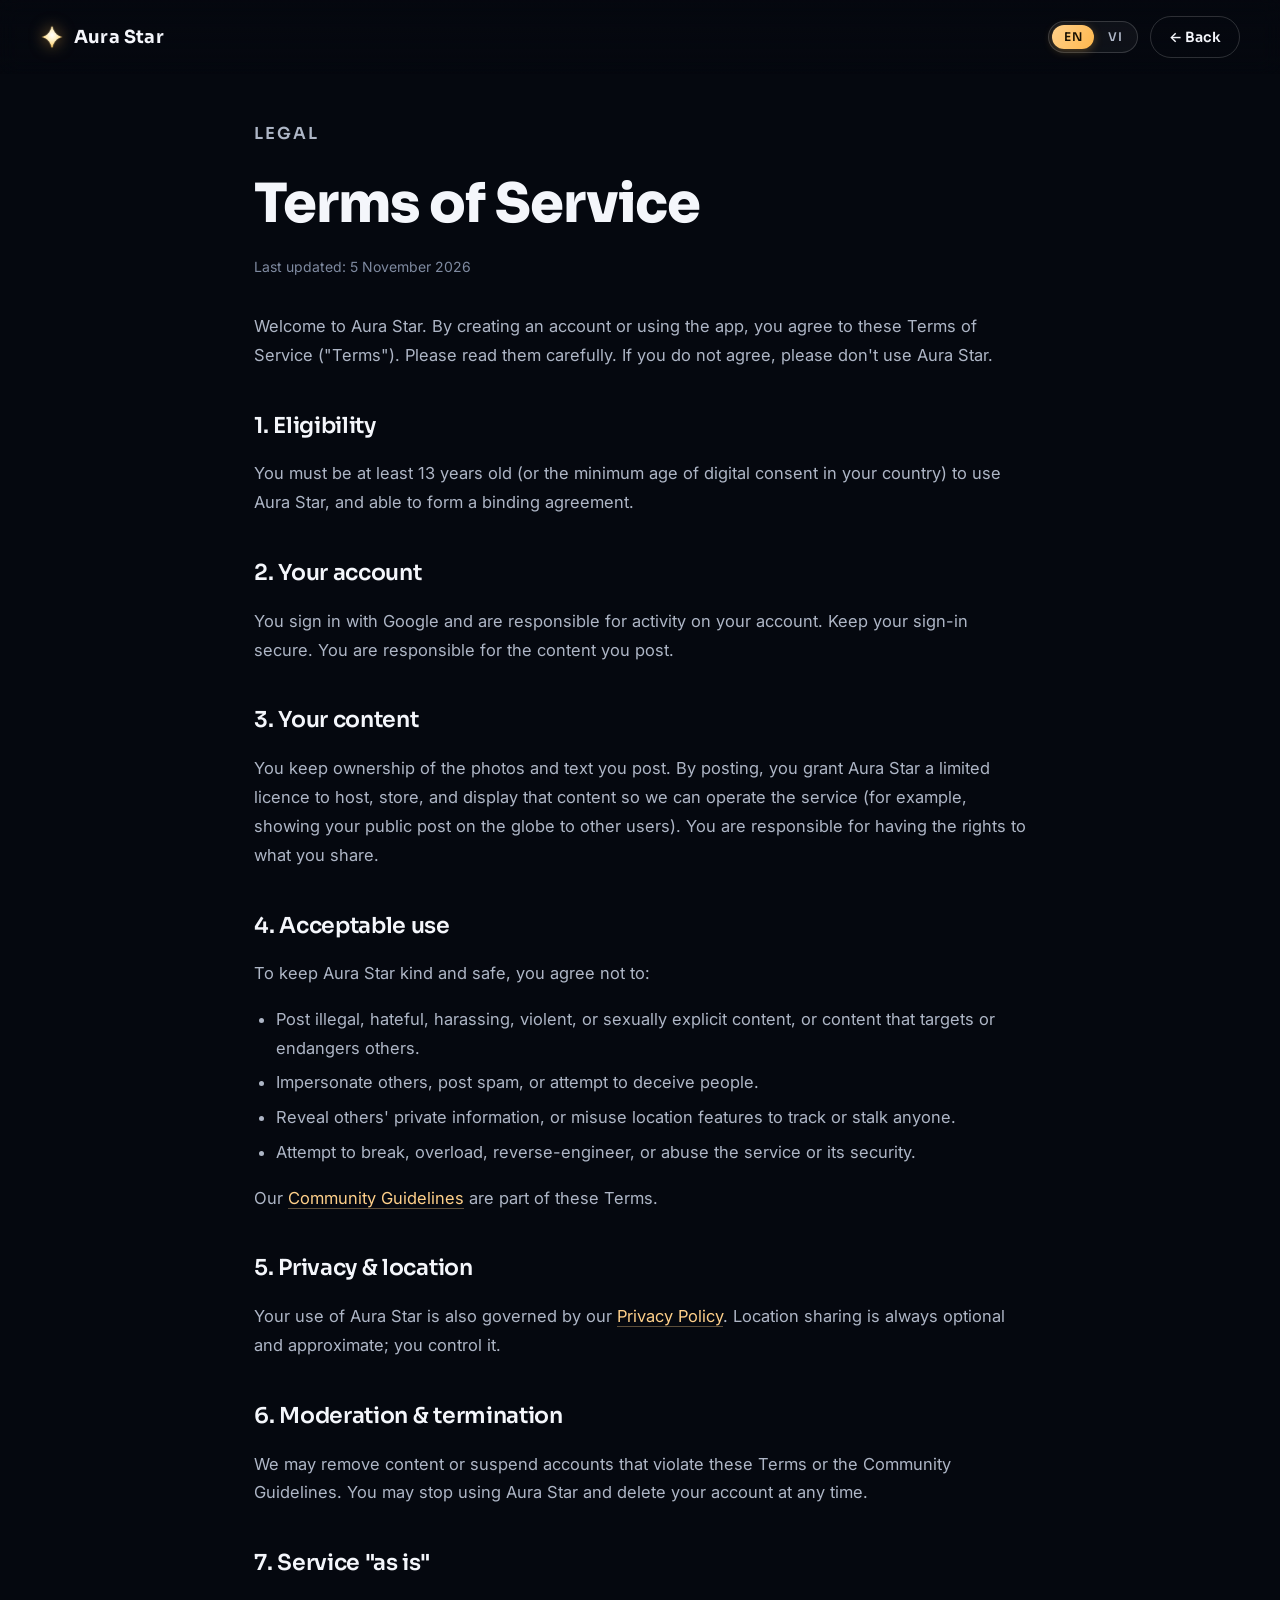
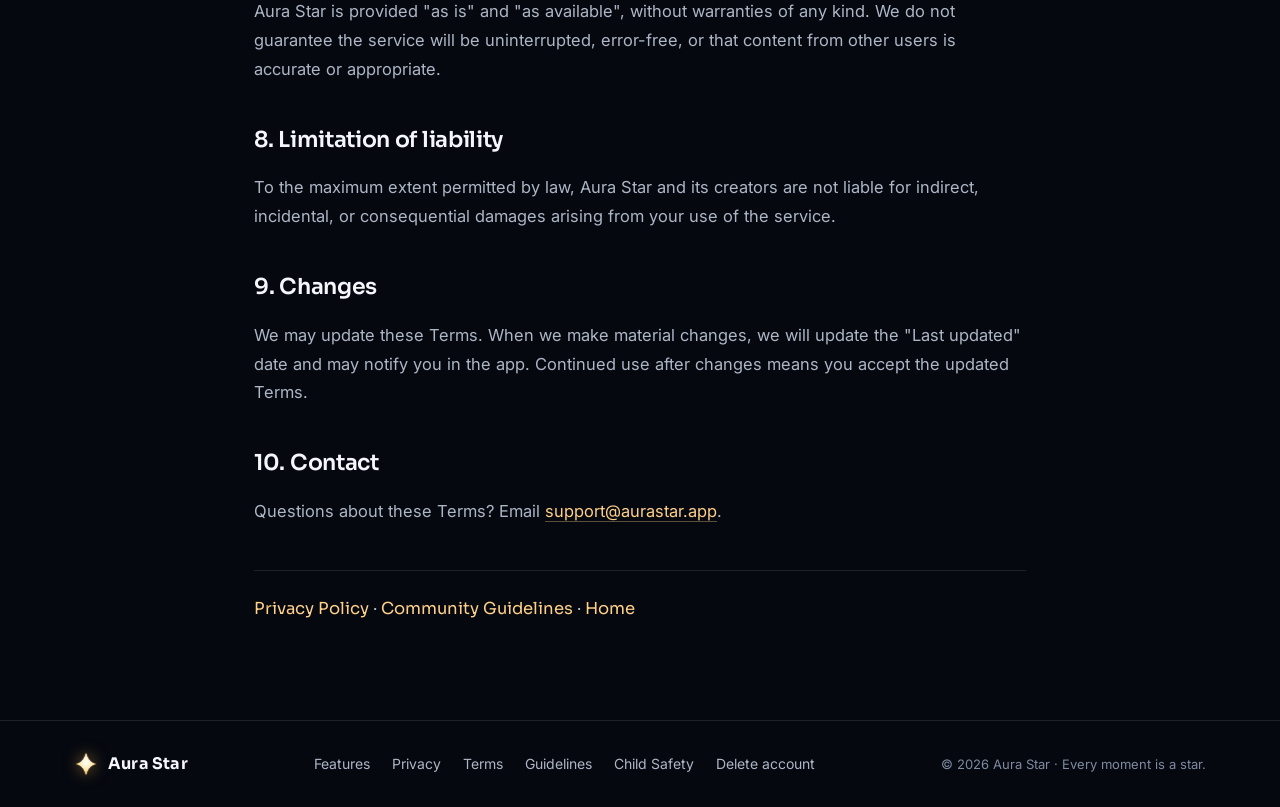
<file: terms.html>
<!doctype html>
<html lang="en">
<head>
  <meta charset="utf-8" />
  <meta name="viewport" content="width=device-width, initial-scale=1" />
  <title>Terms of Service — Aura Star</title>
  <meta name="description" content="The terms for using Aura Star." />
  <meta name="theme-color" content="#05080f" />
  <meta name="color-scheme" content="dark" />
  <link rel="icon" type="image/png" href="assets/icon.png" />
  <link rel="preconnect" href="https://fonts.googleapis.com" />
  <link rel="preconnect" href="https://fonts.gstatic.com" crossorigin />
  <link href="https://fonts.googleapis.com/css2?family=Sora:wght@400;500;600;700;800&family=Inter:wght@400;500;600&family=Instrument+Serif:ital@0;1&display=swap" rel="stylesheet" />
  <link rel="stylesheet" href="css/styles.css?v=16" />
</head>
<body>
  <nav class="nav">
    <a class="brand" href="index.html" aria-label="Aura Star home">
      <img src="assets/star.png" alt="" /><span>Aura&nbsp;Star</span>
    </a>
    <div class="nav-actions">
      <div class="lang-switch">
        <button class="lang-btn" data-lang="en" type="button">EN</button>
        <button class="lang-btn" data-lang="vi" type="button">VI</button>
      </div>
      <a class="navcta" href="index.html" data-en="← Back" data-vi="← Quay lại">← Back</a>
    </div>
  </nav>

  <main class="legal wrap">
    <p class="eyebrow" data-en="Legal" data-vi="Pháp lý">Legal</p>
    <h1 data-en="Terms of Service" data-vi="Điều khoản dịch vụ">Terms of Service</h1>
    <p class="updated" data-en="Last updated: 5 November 2026" data-vi="Cập nhật lần cuối: 5 tháng 11 năm 2026">Last updated: 5 November 2026</p>

    <p data-en="Welcome to Aura Star. By creating an account or using the app, you agree to these Terms of Service (&quot;Terms&quot;). Please read them carefully. If you do not agree, please don't use Aura Star." data-vi="Chào mừng đến với Aura Star. Bằng việc tạo tài khoản hoặc sử dụng ứng dụng, bạn đồng ý với Điều khoản dịch vụ này (&quot;Điều khoản&quot;). Vui lòng đọc kỹ. Nếu bạn không đồng ý, xin đừng sử dụng Aura Star.">Welcome to Aura Star. By creating an account or using the app, you agree to these Terms of Service ("Terms"). Please read them carefully. If you do not agree, please don't use Aura Star.</p>

    <h2 data-en="1. Eligibility" data-vi="1. Điều kiện sử dụng">1. Eligibility</h2>
    <p data-en="You must be at least 13 years old (or the minimum age of digital consent in your country) to use Aura Star, and able to form a binding agreement." data-vi="Bạn phải ít nhất 13 tuổi (hoặc độ tuổi đồng ý tối thiểu về kỹ thuật số tại quốc gia của bạn) để sử dụng Aura Star, và có khả năng giao kết một thỏa thuận ràng buộc.">You must be at least 13 years old (or the minimum age of digital consent in your country) to use Aura Star, and able to form a binding agreement.</p>

    <h2 data-en="2. Your account" data-vi="2. Tài khoản của bạn">2. Your account</h2>
    <p data-en="You sign in with Google and are responsible for activity on your account. Keep your sign-in secure. You are responsible for the content you post." data-vi="Bạn đăng nhập bằng Google và chịu trách nhiệm về hoạt động trên tài khoản của mình. Hãy giữ an toàn cho thông tin đăng nhập. Bạn chịu trách nhiệm về nội dung mình đăng.">You sign in with Google and are responsible for activity on your account. Keep your sign-in secure. You are responsible for the content you post.</p>

    <h2 data-en="3. Your content" data-vi="3. Nội dung của bạn">3. Your content</h2>
    <p data-en="You keep ownership of the photos and text you post. By posting, you grant Aura Star a limited licence to host, store, and display that content so we can operate the service (for example, showing your public post on the globe to other users). You are responsible for having the rights to what you share." data-vi="Bạn giữ quyền sở hữu đối với ảnh và văn bản mình đăng. Bằng việc đăng, bạn cấp cho Aura Star một giấy phép giới hạn để lưu trữ và hiển thị nội dung đó nhằm vận hành dịch vụ (ví dụ: hiển thị bài đăng công khai của bạn trên quả địa cầu cho người dùng khác). Bạn chịu trách nhiệm về việc có quyền đối với những gì mình chia sẻ.">You keep ownership of the photos and text you post. By posting, you grant Aura Star a limited licence to host, store, and display that content so we can operate the service (for example, showing your public post on the globe to other users). You are responsible for having the rights to what you share.</p>

    <h2 data-en="4. Acceptable use" data-vi="4. Sử dụng hợp lệ">4. Acceptable use</h2>
    <p data-en="To keep Aura Star kind and safe, you agree not to:" data-vi="Để giữ Aura Star tử tế và an toàn, bạn đồng ý không:">To keep Aura Star kind and safe, you agree not to:</p>
    <ul>
      <li data-en="Post illegal, hateful, harassing, violent, or sexually explicit content, or content that targets or endangers others." data-vi="Đăng nội dung bất hợp pháp, thù ghét, quấy rối, bạo lực hoặc khiêu dâm, hoặc nội dung nhắm vào hay gây nguy hại cho người khác.">Post illegal, hateful, harassing, violent, or sexually explicit content, or content that targets or endangers others.</li>
      <li data-en="Impersonate others, post spam, or attempt to deceive people." data-vi="Mạo danh người khác, đăng spam, hoặc tìm cách lừa gạt mọi người.">Impersonate others, post spam, or attempt to deceive people.</li>
      <li data-en="Reveal others' private information, or misuse location features to track or stalk anyone." data-vi="Tiết lộ thông tin riêng tư của người khác, hoặc lạm dụng tính năng vị trí để theo dõi hay rình rập bất kỳ ai.">Reveal others' private information, or misuse location features to track or stalk anyone.</li>
      <li data-en="Attempt to break, overload, reverse-engineer, or abuse the service or its security." data-vi="Tìm cách phá hoại, gây quá tải, dịch ngược, hoặc lạm dụng dịch vụ hay hệ thống bảo mật của nó.">Attempt to break, overload, reverse-engineer, or abuse the service or its security.</li>
    </ul>
    <p data-en="Our <a href=&quot;guidelines.html&quot;>Community Guidelines</a> are part of these Terms." data-vi="<a href=&quot;guidelines.html&quot;>Nguyên tắc cộng đồng</a> của chúng tôi là một phần của Điều khoản này.">Our <a href="guidelines.html">Community Guidelines</a> are part of these Terms.</p>

    <h2 data-en="5. Privacy &amp; location" data-vi="5. Quyền riêng tư &amp; vị trí">5. Privacy &amp; location</h2>
    <p data-en="Your use of Aura Star is also governed by our <a href=&quot;privacy.html&quot;>Privacy Policy</a>. Location sharing is always optional and approximate; you control it." data-vi="Việc bạn sử dụng Aura Star cũng được điều chỉnh bởi <a href=&quot;privacy.html&quot;>Chính sách quyền riêng tư</a> của chúng tôi. Chia sẻ vị trí luôn là tùy chọn và chỉ ở mức tương đối; bạn là người kiểm soát nó.">Your use of Aura Star is also governed by our <a href="privacy.html">Privacy Policy</a>. Location sharing is always optional and approximate; you control it.</p>

    <h2 data-en="6. Moderation &amp; termination" data-vi="6. Kiểm duyệt &amp; chấm dứt">6. Moderation &amp; termination</h2>
    <p data-en="We may remove content or suspend accounts that violate these Terms or the Community Guidelines. You may stop using Aura Star and delete your account at any time." data-vi="Chúng tôi có thể gỡ nội dung hoặc đình chỉ các tài khoản vi phạm Điều khoản này hoặc Nguyên tắc cộng đồng. Bạn có thể ngừng sử dụng Aura Star và xóa tài khoản bất cứ lúc nào.">We may remove content or suspend accounts that violate these Terms or the Community Guidelines. You may stop using Aura Star and delete your account at any time.</p>

    <h2 data-en="7. Service &quot;as is&quot;" data-vi="7. Dịch vụ &quot;nguyên trạng&quot;">7. Service "as is"</h2>
    <p data-en="Aura Star is provided &quot;as is&quot; and &quot;as available&quot;, without warranties of any kind. We do not guarantee the service will be uninterrupted, error-free, or that content from other users is accurate or appropriate." data-vi="Aura Star được cung cấp &quot;nguyên trạng&quot; và &quot;theo khả năng sẵn có&quot;, không kèm bất kỳ bảo đảm nào. Chúng tôi không bảo đảm dịch vụ sẽ không bị gián đoạn, không có lỗi, hay nội dung từ người dùng khác là chính xác hoặc phù hợp.">Aura Star is provided "as is" and "as available", without warranties of any kind. We do not guarantee the service will be uninterrupted, error-free, or that content from other users is accurate or appropriate.</p>

    <h2 data-en="8. Limitation of liability" data-vi="8. Giới hạn trách nhiệm">8. Limitation of liability</h2>
    <p data-en="To the maximum extent permitted by law, Aura Star and its creators are not liable for indirect, incidental, or consequential damages arising from your use of the service." data-vi="Trong phạm vi tối đa pháp luật cho phép, Aura Star và những người tạo ra nó không chịu trách nhiệm cho các thiệt hại gián tiếp, ngẫu nhiên hoặc hệ quả phát sinh từ việc bạn sử dụng dịch vụ.">To the maximum extent permitted by law, Aura Star and its creators are not liable for indirect, incidental, or consequential damages arising from your use of the service.</p>

    <h2 data-en="9. Changes" data-vi="9. Thay đổi">9. Changes</h2>
    <p data-en="We may update these Terms. When we make material changes, we will update the &quot;Last updated&quot; date and may notify you in the app. Continued use after changes means you accept the updated Terms." data-vi="Chúng tôi có thể cập nhật Điều khoản này. Khi có thay đổi quan trọng, chúng tôi sẽ cập nhật ngày &quot;Cập nhật lần cuối&quot; và có thể thông báo cho bạn trong ứng dụng. Việc tiếp tục sử dụng sau khi thay đổi đồng nghĩa với việc bạn chấp nhận Điều khoản đã cập nhật.">We may update these Terms. When we make material changes, we will update the "Last updated" date and may notify you in the app. Continued use after changes means you accept the updated Terms.</p>

    <h2 data-en="10. Contact" data-vi="10. Liên hệ">10. Contact</h2>
    <p data-en="Questions about these Terms? Email <a href=&quot;mailto:support@aurastar.app&quot;>support@aurastar.app</a>." data-vi="Có câu hỏi về Điều khoản này? Gửi email tới <a href=&quot;mailto:support@aurastar.app&quot;>support@aurastar.app</a>.">Questions about these Terms? Email <a href="mailto:support@aurastar.app">support@aurastar.app</a>.</p>

    <p class="legal-nav" data-en="<a href=&quot;privacy.html&quot;>Privacy Policy</a> · <a href=&quot;guidelines.html&quot;>Community Guidelines</a> · <a href=&quot;index.html&quot;>Home</a>" data-vi="<a href=&quot;privacy.html&quot;>Chính sách quyền riêng tư</a> · <a href=&quot;guidelines.html&quot;>Nguyên tắc cộng đồng</a> · <a href=&quot;index.html&quot;>Trang chủ</a>"><a href="privacy.html">Privacy Policy</a> · <a href="guidelines.html">Community Guidelines</a> · <a href="index.html">Home</a></p>
  </main>

  <footer>
    <div class="wrap foot">
      <a class="brand" href="index.html"><img src="assets/star.png" alt="" width="22" /><span>Aura Star</span></a>
      <div class="links">
        <a href="index.html#features" data-en="Features" data-vi="Tính năng">Features</a>
        <a href="privacy.html" data-en="Privacy" data-vi="Quyền riêng tư">Privacy</a>
        <a href="terms.html" data-en="Terms" data-vi="Điều khoản">Terms</a>
        <a href="guidelines.html" data-en="Guidelines" data-vi="Nguyên tắc">Guidelines</a>
        <a href="child-safety.html" data-en="Child Safety" data-vi="An toàn trẻ em">Child Safety</a>
        <a href="delete-account.html" data-en="Delete account" data-vi="Xóa tài khoản">Delete account</a>
      </div>
      <span class="copyright">© <span id="year">2026</span> <span data-en="Aura Star · Every moment is a star." data-vi="Aura Star · Mỗi khoảnh khắc là một vì sao.">Aura Star · Every moment is a star.</span></span>
    </div>
  </footer>
  <script src="js/i18n.js?v=16"></script>
  <script>document.getElementById("year").textContent = new Date().getFullYear();</script>
</body>
</html>
</file>
<file: css/styles.css>
/* Aura Star — Coming Soon (premium redesign) */
:root {
  --bg: #05080f;
  --bg2: #0b1327;
  --panel: rgba(255, 255, 255, 0.045);
  --panel-2: rgba(255, 255, 255, 0.07);
  --border: rgba(255, 255, 255, 0.10);
  --border-2: rgba(255, 255, 255, 0.16);
  --gold: #ffb84d;
  --gold-2: #ffd08a;
  --text: #f4f6fb;
  --muted: #aeb6c6;
  --muted-2: #7f8aa0;
  --font: "Inter", system-ui, -apple-system, Segoe UI, Roboto, sans-serif;
  --display: "Sora", var(--font);
  --serif: "Instrument Serif", Georgia, "Times New Roman", serif;
  --maxw: 1180px;
}

* { box-sizing: border-box; }
html { scroll-behavior: smooth; -webkit-text-size-adjust: 100%; }
body {
  margin: 0;
  background: var(--bg);
  color: var(--text);
  font-family: var(--font);
  font-size: 17px;
  line-height: 1.6;
  overflow-x: hidden;
  -webkit-font-smoothing: antialiased;
}
img { max-width: 100%; display: block; }
a { color: inherit; text-decoration: none; }

.wrap { width: 100%; max-width: var(--maxw); margin: 0 auto; padding: 0 24px; }

/* ---- Nav ---------------------------------------------------------------- */
.nav {
  position: fixed; inset: 0 0 auto 0; z-index: 20;
  display: flex; align-items: center; justify-content: space-between;
  padding: 16px clamp(18px, 5vw, 40px);
  backdrop-filter: blur(10px);
  background: linear-gradient(to bottom, rgba(5, 8, 15, 0.6), rgba(5, 8, 15, 0));
}
.brand { display: flex; align-items: center; gap: 10px; font-family: var(--display);
  font-weight: 700; letter-spacing: 0.2px; font-size: 18px; }
.brand img { width: 24px; height: 24px; filter: drop-shadow(0 0 8px rgba(255, 184, 77, 0.6)); }
.navcta {
  font-family: var(--display); font-weight: 600; font-size: 14px;
  padding: 9px 18px; border-radius: 999px;
  border: 1px solid var(--border-2); color: var(--text);
  transition: background 0.2s, border-color 0.2s, transform 0.2s;
}
.navcta:hover { background: var(--panel-2); border-color: var(--gold); transform: translateY(-1px); }

/* ---- Language switch ---------------------------------------------------- */
.nav-actions { display: flex; align-items: center; gap: 12px; }
.lang-switch {
  display: inline-flex; align-items: center; gap: 2px;
  padding: 3px; border-radius: 999px;
  border: 1px solid var(--border-2); background: var(--panel);
}
.lang-btn {
  font-family: var(--display); font-weight: 600; font-size: 12px;
  letter-spacing: 0.4px; line-height: 1;
  padding: 6px 12px; border-radius: 999px;
  border: 0; cursor: pointer;
  background: transparent; color: var(--muted);
  transition: background 0.2s, color 0.2s;
}
.lang-btn:hover { color: var(--text); }
.lang-btn.active {
  color: #1a1203;
  background: linear-gradient(120deg, var(--gold-2), var(--gold));
  box-shadow: 0 2px 10px rgba(255, 184, 77, 0.3);
}

/* ---- Hero --------------------------------------------------------------- */
.hero {
  position: relative; min-height: 100svh;
  display: flex; align-items: center;
  overflow: hidden;
  border-bottom: 1px solid var(--border);
}
/* black sky + stars + shooting stars (behind everything).
   width/height 100% are required — a <canvas> is a replaced element, so
   inset:0 alone keeps its default 300x150 size instead of filling the hero. */
#stars { position: absolute; inset: 0; width: 100%; height: 100%;
  z-index: 0; pointer-events: none; }
/* satellite globe, nudged to the right so it clears the headline on desktop */
#globe { position: absolute; top: 0; bottom: 0; left: 24%; right: -7%; z-index: 1;
  cursor: grab; }
#globe:active { cursor: grabbing; }
#globe canvas { outline: none; }
/* White-blue atmosphere glow hugging the globe's limb. The globe's on-screen
   radius is fixed by its zoom (~200px), centred at ~65.5% / 50% of the hero,
   so a fixed-size ring lines up with the Earth's edge. Sits just above the
   globe so the halo is always visible around the rim. */
/* faint ambient glow behind the globe for depth; the precise atmosphere rim is
   drawn on a canvas in globe.js so it always hugs the Earth's real edge. */
.hero::before {
  content: ""; position: absolute; z-index: 0; pointer-events: none;
  width: min(82vmin, 780px); height: min(82vmin, 780px);
  left: 65.5%; top: 50%; transform: translate(-50%, -50%);
  background: radial-gradient(circle,
    rgba(90, 150, 255, 0.10) 0%, rgba(90, 150, 255, 0) 60%);
}
/* readability scrim: dark on the left, clear on the right */
.hero-scrim {
  position: absolute; inset: 0; z-index: 2; pointer-events: none;
  background:
    radial-gradient(130% 90% at 10% 50%, rgba(5, 8, 15, 0.92) 0%, rgba(5, 8, 15, 0.5) 32%, rgba(5, 8, 15, 0) 60%),
    linear-gradient(to top, rgba(5, 8, 15, 0.85) 0%, rgba(5, 8, 15, 0) 28%);
}
.hero-inner {
  position: relative; z-index: 3;
  width: 100%; max-width: var(--maxw); margin: 0 auto;
  padding: 120px 24px 90px;
  /* let drags pass through the empty copy area to the globe behind it */
  pointer-events: none;
}
.hero-inner > * { max-width: 620px; }
/* re-enable interaction only for the things people actually click */
.hero-inner .signup, .hero-inner .badge { pointer-events: auto; }

.badge {
  display: inline-flex; align-items: center; gap: 8px;
  font-family: var(--display); font-size: 13px; font-weight: 600;
  letter-spacing: 0.4px; text-transform: uppercase;
  color: var(--gold-2);
  padding: 7px 14px; border-radius: 999px;
  border: 1px solid rgba(255, 184, 77, 0.35);
  background: rgba(255, 184, 77, 0.08);
}
.badge .dot { width: 7px; height: 7px; border-radius: 50%; background: var(--gold);
  box-shadow: 0 0 10px var(--gold); animation: pulse 2.4s ease-in-out infinite; }
@keyframes pulse { 0%, 100% { opacity: 1; } 50% { opacity: 0.35; } }

h1.display {
  font-family: var(--display);
  font-weight: 800; font-size: clamp(44px, 7vw, 86px);
  line-height: 1.02; letter-spacing: -1.5px;
  margin: 22px 0 12px;
}
h1.display em {
  font-family: var(--serif); font-style: italic; font-weight: 400;
  letter-spacing: 0;
  background: linear-gradient(120deg, var(--gold-2), var(--gold) 55%, #ffe9c6);
  -webkit-background-clip: text; background-clip: text; color: transparent;
  text-shadow: 0 0 40px rgba(255, 184, 77, 0.25);
  padding-right: 0.06em;
}
/* Uses Inter (full Vietnamese support) in italic — Instrument Serif lacks the
   Vietnamese diacritics, so the serif is kept only for the English headline. */
.tagline-vi { font-family: var(--font); font-style: italic; font-weight: 500;
  font-size: clamp(17px, 2.2vw, 22px); letter-spacing: 0.2px;
  color: var(--gold-2); opacity: 0.92; margin: 0 0 20px; }
.lead { color: var(--muted); font-size: clamp(16px, 1.6vw, 18px); margin: 0 0 30px; }

.signup { display: flex; gap: 10px; flex-wrap: wrap; max-width: 520px; }
.signup input {
  flex: 1 1 220px; min-width: 0;
  padding: 14px 18px; border-radius: 14px;
  background: var(--panel); border: 1px solid var(--border-2); color: var(--text);
  font-family: var(--font); font-size: 15px; outline: none;
  transition: border-color 0.2s, background 0.2s;
}
.signup input::placeholder { color: var(--muted-2); }
.signup input:focus { border-color: var(--gold); background: var(--panel-2); }
.btn {
  font-family: var(--display); font-weight: 700; font-size: 15px;
  padding: 14px 24px; border-radius: 14px; border: 0; cursor: pointer;
  color: #1a1203; white-space: nowrap;
  background: linear-gradient(120deg, var(--gold-2), var(--gold));
  box-shadow: 0 8px 26px rgba(255, 184, 77, 0.3);
  transition: transform 0.18s, box-shadow 0.18s, filter 0.18s;
}
.btn:hover { transform: translateY(-2px); box-shadow: 0 12px 34px rgba(255, 184, 77, 0.42); }
.btn:disabled { filter: saturate(0.6) brightness(0.9); cursor: default; transform: none; }
.note { color: var(--muted-2); font-size: 13px; margin: 14px 0 0; }

.scroll-cue {
  position: absolute; left: 50%; bottom: 22px; z-index: 3;
  transform: translateX(-50%);
  width: 26px; height: 42px; border: 1.5px solid var(--border-2); border-radius: 14px;
}
.scroll-cue span { position: absolute; left: 50%; top: 8px; width: 4px; height: 8px;
  margin-left: -2px; border-radius: 2px; background: var(--gold);
  animation: scroll 1.8s ease-in-out infinite; }
@keyframes scroll { 0% { opacity: 0; transform: translateY(0); }
  40% { opacity: 1; } 80%, 100% { opacity: 0; transform: translateY(14px); } }

/* ---- Sections ----------------------------------------------------------- */
.section { padding: clamp(70px, 10vw, 130px) 0; position: relative; }
.section.alt { background:
  radial-gradient(120% 80% at 50% 0%, rgba(11, 19, 39, 0.9), rgba(5, 8, 15, 0)); }
.eyebrow { font-family: var(--display); font-weight: 600; font-size: 13px;
  letter-spacing: 2px; text-transform: uppercase; color: var(--gold); margin: 0 0 12px; }
.section h2 { font-family: var(--display); font-weight: 700;
  font-size: clamp(30px, 4.4vw, 46px); letter-spacing: -0.8px; line-height: 1.08; margin: 0 0 14px; }
.section .sub { color: var(--muted); max-width: 640px; margin: 0 0 48px; font-size: 17px; }

/* Feature cards */
.cards { display: grid; grid-template-columns: repeat(3, 1fr); gap: 20px; }
.card {
  background: var(--panel); border: 1px solid var(--border); border-radius: 20px;
  padding: 28px 26px; transition: transform 0.22s, border-color 0.22s, background 0.22s;
  position: relative; overflow: hidden;
}
.card::after { content: ""; position: absolute; inset: 0;
  background: radial-gradient(120% 90% at 50% -20%, rgba(255, 184, 77, 0.10), transparent 60%);
  opacity: 0; transition: opacity 0.25s; pointer-events: none; }
.card:hover { transform: translateY(-4px); border-color: rgba(255, 184, 77, 0.4); background: var(--panel-2); }
.card:hover::after { opacity: 1; }
.card .ico {
  width: 50px; height: 50px; border-radius: 14px; display: grid; place-items: center;
  font-size: 24px; margin-bottom: 16px;
  background: rgba(255, 184, 77, 0.12); border: 1px solid rgba(255, 184, 77, 0.28);
}
.card h3 { font-family: var(--display); font-weight: 600; font-size: 19px; margin: 0 0 8px; }
.card p { color: var(--muted); font-size: 15px; margin: 0; line-height: 1.6; }

/* Screenshots */
.screens { display: grid; grid-template-columns: repeat(4, 1fr); gap: 22px; }
.phone { margin: 0; text-align: center; }
.phone img {
  width: 100%; border-radius: 26px;
  border: 1px solid var(--border-2);
  box-shadow: 0 24px 60px rgba(0, 0, 0, 0.55), 0 0 0 1px rgba(255, 255, 255, 0.03) inset;
  transition: transform 0.25s;
}
.phone:hover img { transform: translateY(-6px); }
.phone figcaption { margin-top: 16px; color: var(--muted); font-size: 14px;
  font-family: var(--display); font-weight: 500; }

/* CTA */
.cta {
  text-align: center; max-width: 720px; margin: 0 auto;
  background:
    radial-gradient(120% 120% at 50% 0%, rgba(255, 184, 77, 0.10), transparent 60%),
    var(--panel);
  border: 1px solid var(--border-2); border-radius: 28px;
  padding: clamp(40px, 7vw, 70px) 30px;
}
.cta img { width: 56px; margin: 0 auto 18px; filter: drop-shadow(0 0 18px rgba(255, 184, 77, 0.6)); }
.cta h2 { font-family: var(--display); font-weight: 800; font-size: clamp(30px, 5vw, 48px);
  letter-spacing: -1px; margin: 0 0 12px; }
.cta p { color: var(--muted); max-width: 440px; margin: 0 auto 26px; }
.store-badges { display: flex; gap: 12px; justify-content: center; flex-wrap: wrap; }
.store-badge { font-family: var(--display); font-size: 14px; color: var(--muted);
  padding: 11px 20px; border-radius: 14px; border: 1px solid var(--border);
  background: var(--panel); }
.store-badge strong { color: var(--text); font-weight: 600; }

/* Footer */
footer { border-top: 1px solid var(--border); padding: 30px 0; }
.foot { display: flex; align-items: center; justify-content: space-between; gap: 18px; flex-wrap: wrap; }
.foot .brand { font-size: 16px; }
.foot .links { display: flex; gap: 22px; }
.foot .links a { color: var(--muted); font-size: 14px; transition: color 0.2s; }
.foot .links a:hover { color: var(--gold); }
.copyright { color: var(--muted-2); font-size: 13px; }

/* ---- Responsive --------------------------------------------------------- */
@media (max-width: 900px) {
  .cards { grid-template-columns: repeat(2, 1fr); }
  .screens { grid-template-columns: repeat(2, 1fr); }
  #globe { left: 0; right: 0; }
  .hero::before { left: 50%; top: 50%; }
  .hero-scrim { background:
    linear-gradient(to top, rgba(5,8,15,0.95) 0%, rgba(5,8,15,0.55) 42%, rgba(5,8,15,0.2) 100%); }
  .hero-inner { padding: 130px 24px 80px; }
  .hero-inner > * { max-width: none; }
}
@media (max-width: 560px) {
  body { font-size: 16px; }
  .cards { grid-template-columns: 1fr; }
  .screens { grid-template-columns: 1fr 1fr; gap: 14px; }
  .foot { justify-content: center; text-align: center; }
  .navcta { display: none; }
  .nav-actions { gap: 0; }
  .lang-btn { padding: 6px 11px; }
}
@media (max-width: 360px) {
  .brand span { font-size: 16px; }
  .lang-btn { padding: 5px 9px; font-size: 11px; }
}

@media (prefers-reduced-motion: reduce) {
  html { scroll-behavior: auto; }
  .badge .dot, .scroll-cue span { animation: none; }
  .card, .phone img, .btn, .navcta { transition: none; }
}

/* ---- Legal pages -------------------------------------------------------- */
.legal { max-width: 820px; padding-top: 120px; padding-bottom: 80px; }
.legal h1 { font-family: var(--display); font-weight: 800;
  font-size: clamp(34px, 6vw, 54px); letter-spacing: -1px; margin: 6px 0 8px; }
.legal .updated { color: var(--muted-2); font-size: 14px; margin: 0 0 32px; }
.legal h2 { font-family: var(--display); font-weight: 600; font-size: 22px;
  letter-spacing: -0.3px; margin: 38px 0 10px; }
.legal p, .legal li { color: var(--muted); font-size: 16.5px; line-height: 1.75; }
.legal strong { color: var(--text); font-weight: 600; }
.legal ul { padding-left: 22px; margin: 10px 0 16px; }
.legal li { margin: 6px 0; }
.legal a { color: var(--gold-2); border-bottom: 1px solid rgba(255, 208, 138, 0.35); }
.legal a:hover { color: var(--gold); }
.legal-nav { margin-top: 44px; padding-top: 24px; border-top: 1px solid var(--border);
  font-family: var(--display); font-size: 15px; }
.legal-nav a { border-bottom: 0; }

/* ---- Account-deletion request form ------------------------------------- */
.sr-only { position: absolute; width: 1px; height: 1px; padding: 0; margin: -1px;
  overflow: hidden; clip: rect(0, 0, 0, 0); white-space: nowrap; border: 0; }
.delreq { margin: 20px 0 8px; max-width: 520px;
  display: flex; flex-direction: column; gap: 12px; }
.delreq input, .delreq textarea {
  width: 100%; font: inherit; font-size: 16px; color: var(--text);
  background: rgba(255, 255, 255, 0.04);
  border: 1px solid var(--border); border-radius: 12px;
  padding: 13px 15px; outline: none; resize: vertical;
  transition: border-color 0.2s ease, background 0.2s ease; }
.delreq input::placeholder, .delreq textarea::placeholder { color: var(--muted-2); }
.delreq input:focus, .delreq textarea:focus {
  border-color: rgba(255, 184, 77, 0.55); background: rgba(255, 255, 255, 0.06); }
.delreq button {
  align-self: flex-start; font-family: var(--display); font-weight: 600;
  font-size: 15px; color: #1a1206; cursor: pointer; border: 0;
  padding: 12px 22px; border-radius: 999px;
  background: linear-gradient(180deg, var(--gold-2), var(--gold));
  transition: opacity 0.2s ease, transform 0.15s ease; }
.delreq button:hover { transform: translateY(-1px); }
.delreq button:disabled { opacity: 0.55; cursor: default; transform: none; }
.delreq-msg { min-height: 1.2em; margin: 2px 0 0; font-size: 15px; line-height: 1.6; }
.delreq-msg.ok { color: var(--gold-2); }
.delreq-msg.err { color: #ff9b8a; }

/* ---- Scroll-reveal (3D on scroll) -------------------------------------- */
.cards, .screens { perspective: 1200px; }
.js .reveal {
  opacity: 0; transform: translateY(42px) scale(0.98);
  transition: opacity 0.75s cubic-bezier(0.2, 0.7, 0.2, 1),
              transform 0.75s cubic-bezier(0.2, 0.7, 0.2, 1);
  will-change: opacity, transform;
}
.reveal.in { opacity: 1; transform: none; }
/* cards tilt up from a 3D plane */
.js .cards .reveal { transform: translateY(48px) rotateX(14deg); transform-origin: 50% 0; }
.cards .reveal.in { transform: none; }
/* phones rise with a parallax offset driven by scroll.js (--py) */
.js .screens .reveal { transform: translateY(52px) rotateX(10deg) scale(0.97); }
.screens .reveal.in { transform: translateY(var(--py, 0px)); }
/* stagger within a row */
.cards .reveal:nth-child(2), .screens .reveal:nth-child(2) { transition-delay: 0.08s; }
.cards .reveal:nth-child(3), .screens .reveal:nth-child(3) { transition-delay: 0.16s; }
.cards .reveal:nth-child(4), .screens .reveal:nth-child(4) { transition-delay: 0.24s; }
.cards .reveal:nth-child(5) { transition-delay: 0.32s; }
.cards .reveal:nth-child(6) { transition-delay: 0.40s; }

@media (prefers-reduced-motion: reduce) {
  .reveal, .cards .reveal, .screens .reveal { opacity: 1; transform: none; transition: none; }
}
</file>
